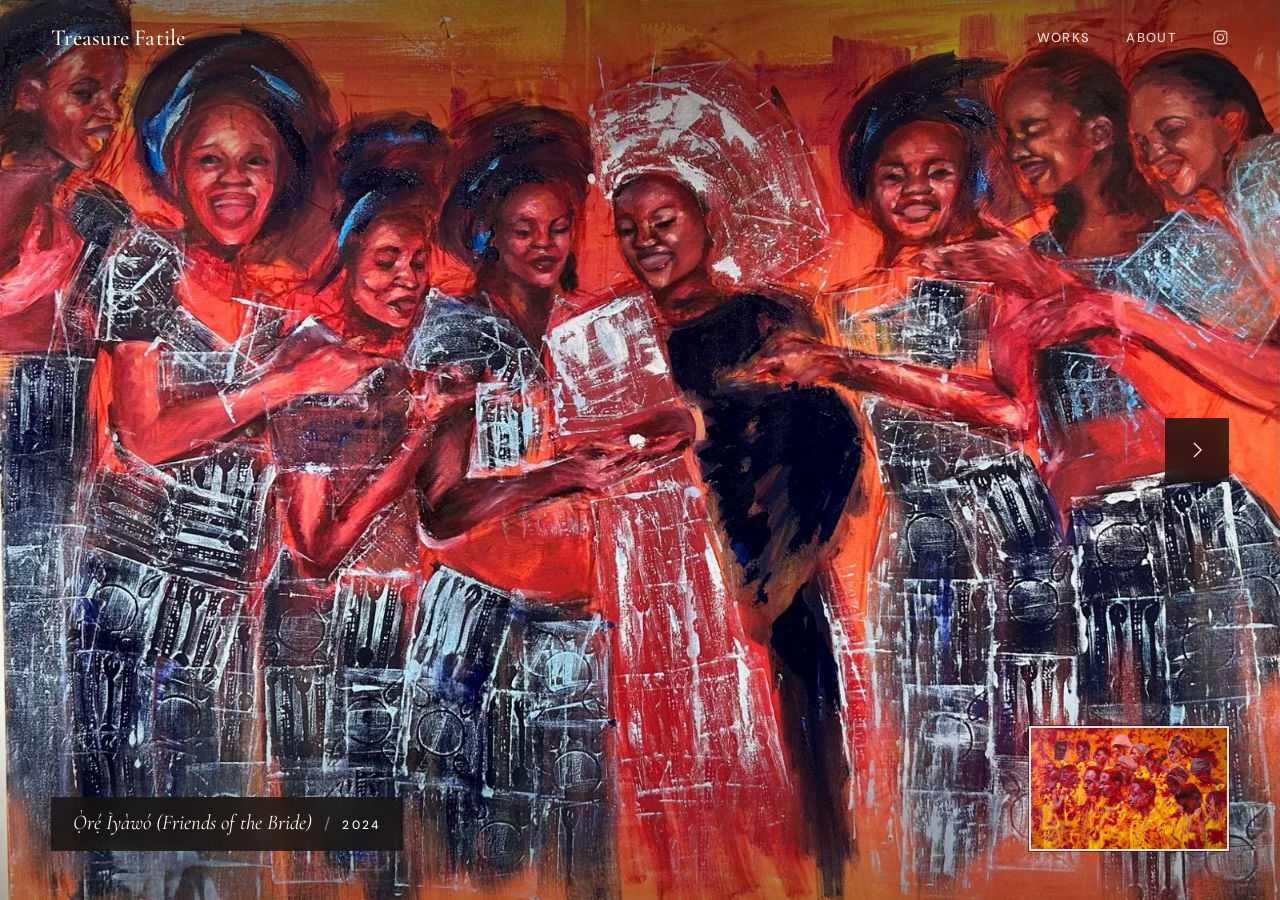
<file: index.html>
<!doctype html>
<html lang="en" class="is-landing">
  <head>
    <meta charset="utf-8" />
    <meta name="viewport" content="width=device-width, initial-scale=1, viewport-fit=cover" />
    <title>Treasure Fatile | Visual Artist</title>
    <meta name="description" content="Treasure Fatile is a visual artist based in Toronto working in painting, collage, printmaking and textile." />
    <meta name="theme-color" content="#f4efe7" />
    <meta property="og:type" content="website" />
    <meta property="og:title" content="Treasure Fatile | Visual Artist" />
    <meta property="og:description" content="Treasure Fatile is a visual artist based in Toronto working in painting, collage, printmaking and textile." />
    <meta property="og:image" content="https://treasurefatile.com/assets/img/og.jpg" />
    <meta name="twitter:card" content="summary_large_image" />
    <link rel="icon" href="assets/img/favicon.svg" type="image/svg+xml" />
    <link rel="preload" href="assets/fonts/cormorant-garamond-latin-300-normal.woff2" as="font" type="font/woff2" crossorigin />
    <link rel="preload" href="assets/fonts/dm-sans-latin-wght-normal.woff2" as="font" type="font/woff2" crossorigin />
    <link rel="stylesheet" href="assets/css/fonts.css?v=4" />
    <link rel="stylesheet" href="assets/css/style.css?v=4" />
    <script>document.documentElement.classList.add("js");</script>
    <script src="assets/js/data.js?v=4" defer></script>
    <script src="assets/js/images.js?v=4" defer></script>
    <script src="assets/js/main.js?v=4" defer></script>
  </head>
  <body data-page="home">
    <a class="skip" href="#main">Skip to content</a>
    <header class="site-header">
      <div class="wrap">
        <a class="wordmark" href="index.html">Treasure Fatile</a>
        <nav class="nav" aria-label="Main">
          <a href="works.html">Works</a>
          <a href="about.html">About</a>
          <a class="nav__ig" href="https://www.instagram.com/insidetreasureshead/" target="_blank" rel="noopener" aria-label="Instagram, @insidetreasureshead (opens in a new tab)">
            <svg viewBox="0 0 24 24" fill="none" stroke="currentColor" stroke-width="1.5" aria-hidden="true"><rect x="3" y="3" width="18" height="18" rx="5"/><circle cx="12" cy="12" r="4.2"/><circle cx="17.4" cy="6.6" r="1" fill="currentColor" stroke="none"/></svg>
          </a>
        </nav>
      </div>
    </header>

    <main id="main" class="landing">
      <h1 class="visually-hidden">Treasure Fatile, visual artist, Toronto</h1>
      <div class="landing__slides"></div>
      <a class="landing__label" href="works.html">
        <span class="landing__title">Works</span>
        <span class="landing__sep" aria-hidden="true">/</span>
        <span class="landing__year"></span>
      </a>
      <button class="landing__next" type="button" aria-label="Next work" hidden>
        <svg viewBox="0 0 24 24" fill="none" stroke="currentColor" stroke-width="1.4" aria-hidden="true"><path d="M9 5l7 7-7 7"/></svg>
      </button>
      <button class="landing__peek" type="button" hidden><img alt="" /></button>
      <noscript>
        <img class="landing__fallback" src="assets/img/art/ore-iyawo-1600.webp" alt="Ọ̀rẹ́ Ìyàwó (Friends of the Bride), 2024" />
      </noscript>
    </main>
  </body>
</html>
</file>
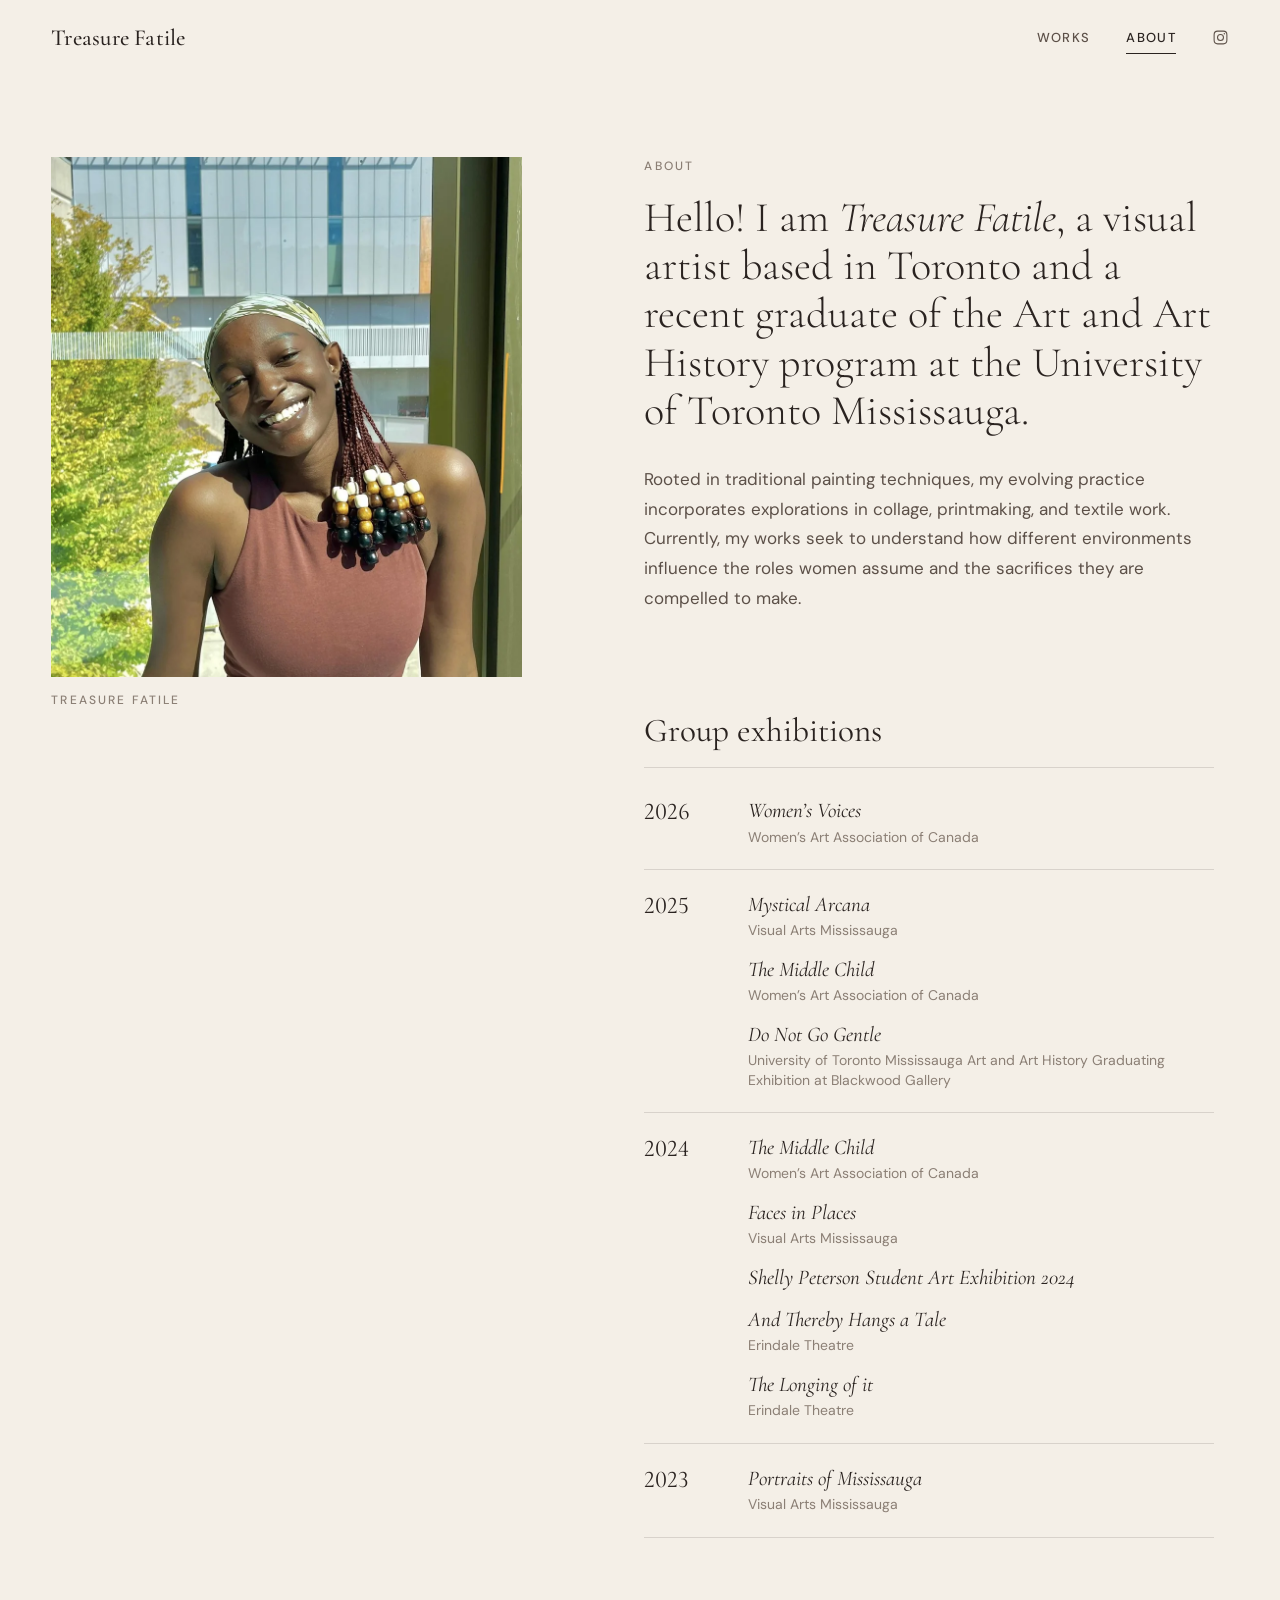
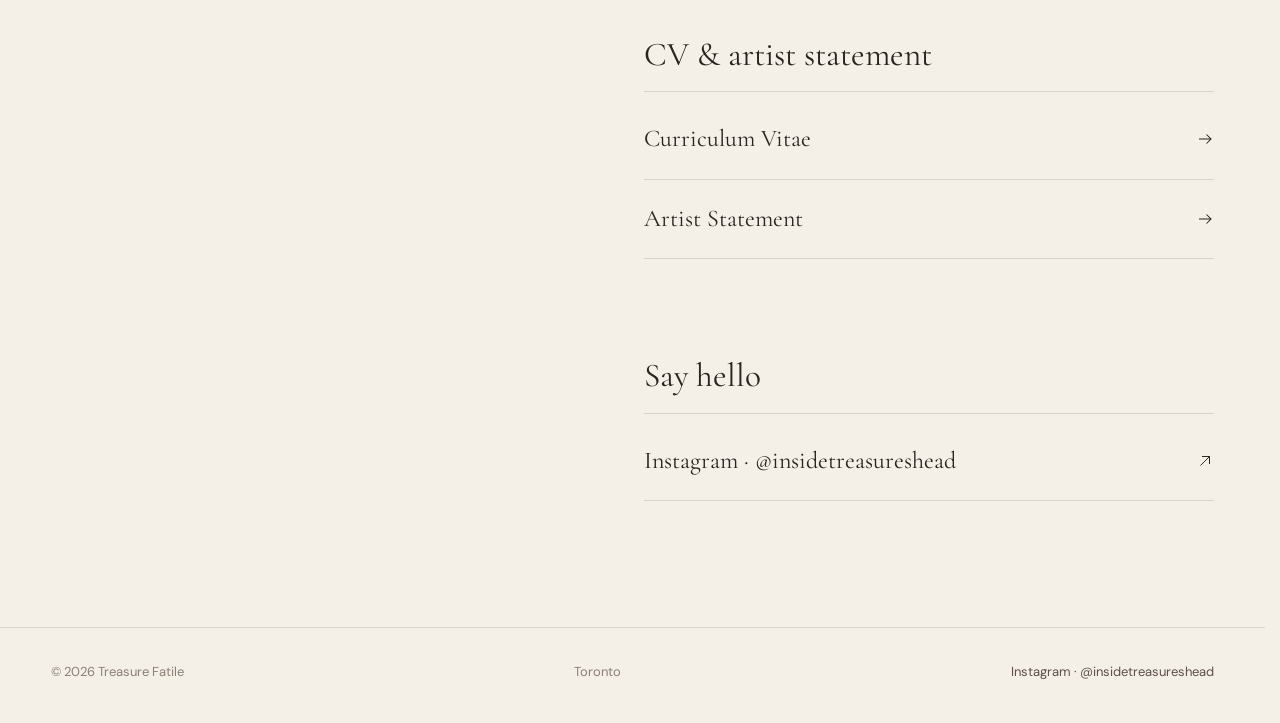
<file: about.html>
<!doctype html>
<html lang="en">
  <head>
    <meta charset="utf-8" />
    <meta name="viewport" content="width=device-width, initial-scale=1, viewport-fit=cover" />
    <title>About | Treasure Fatile</title>
    <meta name="description" content="Treasure Fatile is a visual artist based in Toronto and a graduate of the Art and Art History program at the University of Toronto Mississauga." />
    <meta name="theme-color" content="#f4efe7" />
    <meta property="og:type" content="website" />
    <meta property="og:title" content="About | Treasure Fatile" />
    <meta property="og:description" content="Treasure Fatile is a visual artist based in Toronto and a graduate of the Art and Art History program at the University of Toronto Mississauga." />
    <meta property="og:image" content="https://treasurefatile.com/assets/img/og.jpg" />
    <meta name="twitter:card" content="summary_large_image" />
    <link rel="icon" href="assets/img/favicon.svg" type="image/svg+xml" />
    <link rel="preload" href="assets/fonts/cormorant-garamond-latin-300-normal.woff2" as="font" type="font/woff2" crossorigin />
    <link rel="preload" href="assets/fonts/dm-sans-latin-wght-normal.woff2" as="font" type="font/woff2" crossorigin />
    <link rel="stylesheet" href="assets/css/fonts.css?v=4" />
    <link rel="stylesheet" href="assets/css/style.css?v=4" />
    <script>document.documentElement.classList.add("js");</script>
    <script src="assets/js/data.js?v=4" defer></script>
    <script src="assets/js/images.js?v=4" defer></script>
    <script src="assets/js/main.js?v=4" defer></script>
  </head>
  <body data-page="about">
    <a class="skip" href="#main">Skip to content</a>
    <header class="site-header">
      <div class="wrap">
        <a class="wordmark" href="index.html">Treasure Fatile</a>
        <nav class="nav" aria-label="Main">
          <a href="works.html">Works</a>
          <a href="about.html" aria-current="page">About</a>
          <a class="nav__ig" href="https://www.instagram.com/insidetreasureshead/" target="_blank" rel="noopener" aria-label="Instagram, @insidetreasureshead (opens in a new tab)">
            <svg viewBox="0 0 24 24" fill="none" stroke="currentColor" stroke-width="1.5" aria-hidden="true"><rect x="3" y="3" width="18" height="18" rx="5"/><circle cx="12" cy="12" r="4.2"/><circle cx="17.4" cy="6.6" r="1" fill="currentColor" stroke="none"/></svg>
          </a>
        </nav>
      </div>
    </header>

    <main id="main" class="about">
      <div class="wrap">
        <figure class="about__portrait" data-reveal>
          <div data-art="treasure-portrait" data-alt="Portrait of Treasure Fatile"></div>
          <figcaption class="eyebrow">Treasure Fatile</figcaption>
        </figure>

        <div class="about__body">
          <h1 class="eyebrow" data-reveal>About</h1>
          <p class="about__lead" data-reveal style="--d: 0.08s">
            Hello! I am <em>Treasure Fatile</em>, a visual artist based in Toronto and a recent
            graduate of the Art and Art History program at the University of Toronto Mississauga.
          </p>
          <p class="about__text" data-reveal style="--d: 0.16s">
            Rooted in traditional painting techniques, my evolving practice incorporates explorations in collage,
            printmaking, and textile work. Currently, my works seek to understand how different environments
            influence the roles women assume and the sacrifices they are compelled to make.
          </p>

          <section class="about-section" aria-labelledby="ex-title">
            <h2 id="ex-title" data-reveal>Group exhibitions</h2>
            <div class="ex-year" data-reveal>
              <h3>2026</h3>
              <ul>
                  <li>
                    <span class="ex-title">Women’s Voices</span>
                    <span class="ex-venue">Women’s Art Association of Canada</span>
                  </li>
              </ul>
            </div>
            <div class="ex-year" data-reveal>
              <h3>2025</h3>
              <ul>
                  <li>
                    <span class="ex-title">Mystical Arcana</span>
                    <span class="ex-venue">Visual Arts Mississauga</span>
                  </li>
                  <li>
                    <span class="ex-title">The Middle Child</span>
                    <span class="ex-venue">Women’s Art Association of Canada</span>
                  </li>
                  <li>
                    <span class="ex-title">Do Not Go Gentle</span>
                    <span class="ex-venue">University of Toronto Mississauga Art and Art History Graduating Exhibition at Blackwood Gallery</span>
                  </li>
              </ul>
            </div>
            <div class="ex-year" data-reveal>
              <h3>2024</h3>
              <ul>
                  <li>
                    <span class="ex-title">The Middle Child</span>
                    <span class="ex-venue">Women’s Art Association of Canada</span>
                  </li>
                  <li>
                    <span class="ex-title">Faces in Places</span>
                    <span class="ex-venue">Visual Arts Mississauga</span>
                  </li>
                  <li>
                    <span class="ex-title">Shelly Peterson Student Art Exhibition 2024</span>
                  </li>
                  <li>
                    <span class="ex-title">And Thereby Hangs a Tale</span>
                    <span class="ex-venue">Erindale Theatre</span>
                  </li>
                  <li>
                    <span class="ex-title">The Longing of it</span>
                    <span class="ex-venue">Erindale Theatre</span>
                  </li>
              </ul>
            </div>
            <div class="ex-year" data-reveal>
              <h3>2023</h3>
              <ul>
                  <li>
                    <span class="ex-title">Portraits of Mississauga</span>
                    <span class="ex-venue">Visual Arts Mississauga</span>
                  </li>
              </ul>
            </div>
          </section>

          <section class="about-section" aria-labelledby="docs-title">
            <h2 id="docs-title" data-reveal>CV &amp; artist statement</h2>
            <ul class="doc-links" data-reveal>
              <li>
                <a class="doc-link doc-link--internal" href="cv.html">Curriculum Vitae <svg class="arrow" viewBox="0 0 24 24" fill="none" stroke="currentColor" stroke-width="1.4" aria-hidden="true"><path d="M4 12h16M14 6l6 6-6 6"/></svg></a>
              </li>
              <li>
                <a class="doc-link doc-link--internal" href="statement.html">Artist Statement <svg class="arrow" viewBox="0 0 24 24" fill="none" stroke="currentColor" stroke-width="1.4" aria-hidden="true"><path d="M4 12h16M14 6l6 6-6 6"/></svg></a>
              </li>
            </ul>
          </section>

          <section class="about-section" aria-labelledby="hello-title">
            <h2 id="hello-title" data-reveal>Say hello</h2>
            <ul class="doc-links" data-reveal>
              <li>
                <a class="doc-link" href="https://www.instagram.com/insidetreasureshead/" target="_blank" rel="noopener">Instagram &middot; @insidetreasureshead <svg class="arrow" viewBox="0 0 24 24" fill="none" stroke="currentColor" stroke-width="1.3" aria-hidden="true"><path d="M6 18L18 6M8 6h10v10"/></svg></a>
              </li>
            </ul>
          </section>
        </div>
      </div>
    </main>

    <footer class="site-footer">
      <div class="wrap">
        <span>&copy; <span data-current-year>2026</span> Treasure Fatile</span>
        <span>Toronto</span>
        <a href="https://www.instagram.com/insidetreasureshead/" target="_blank" rel="noopener">Instagram &middot; @insidetreasureshead</a>
      </div>
    </footer>
  </body>
</html>
</file>
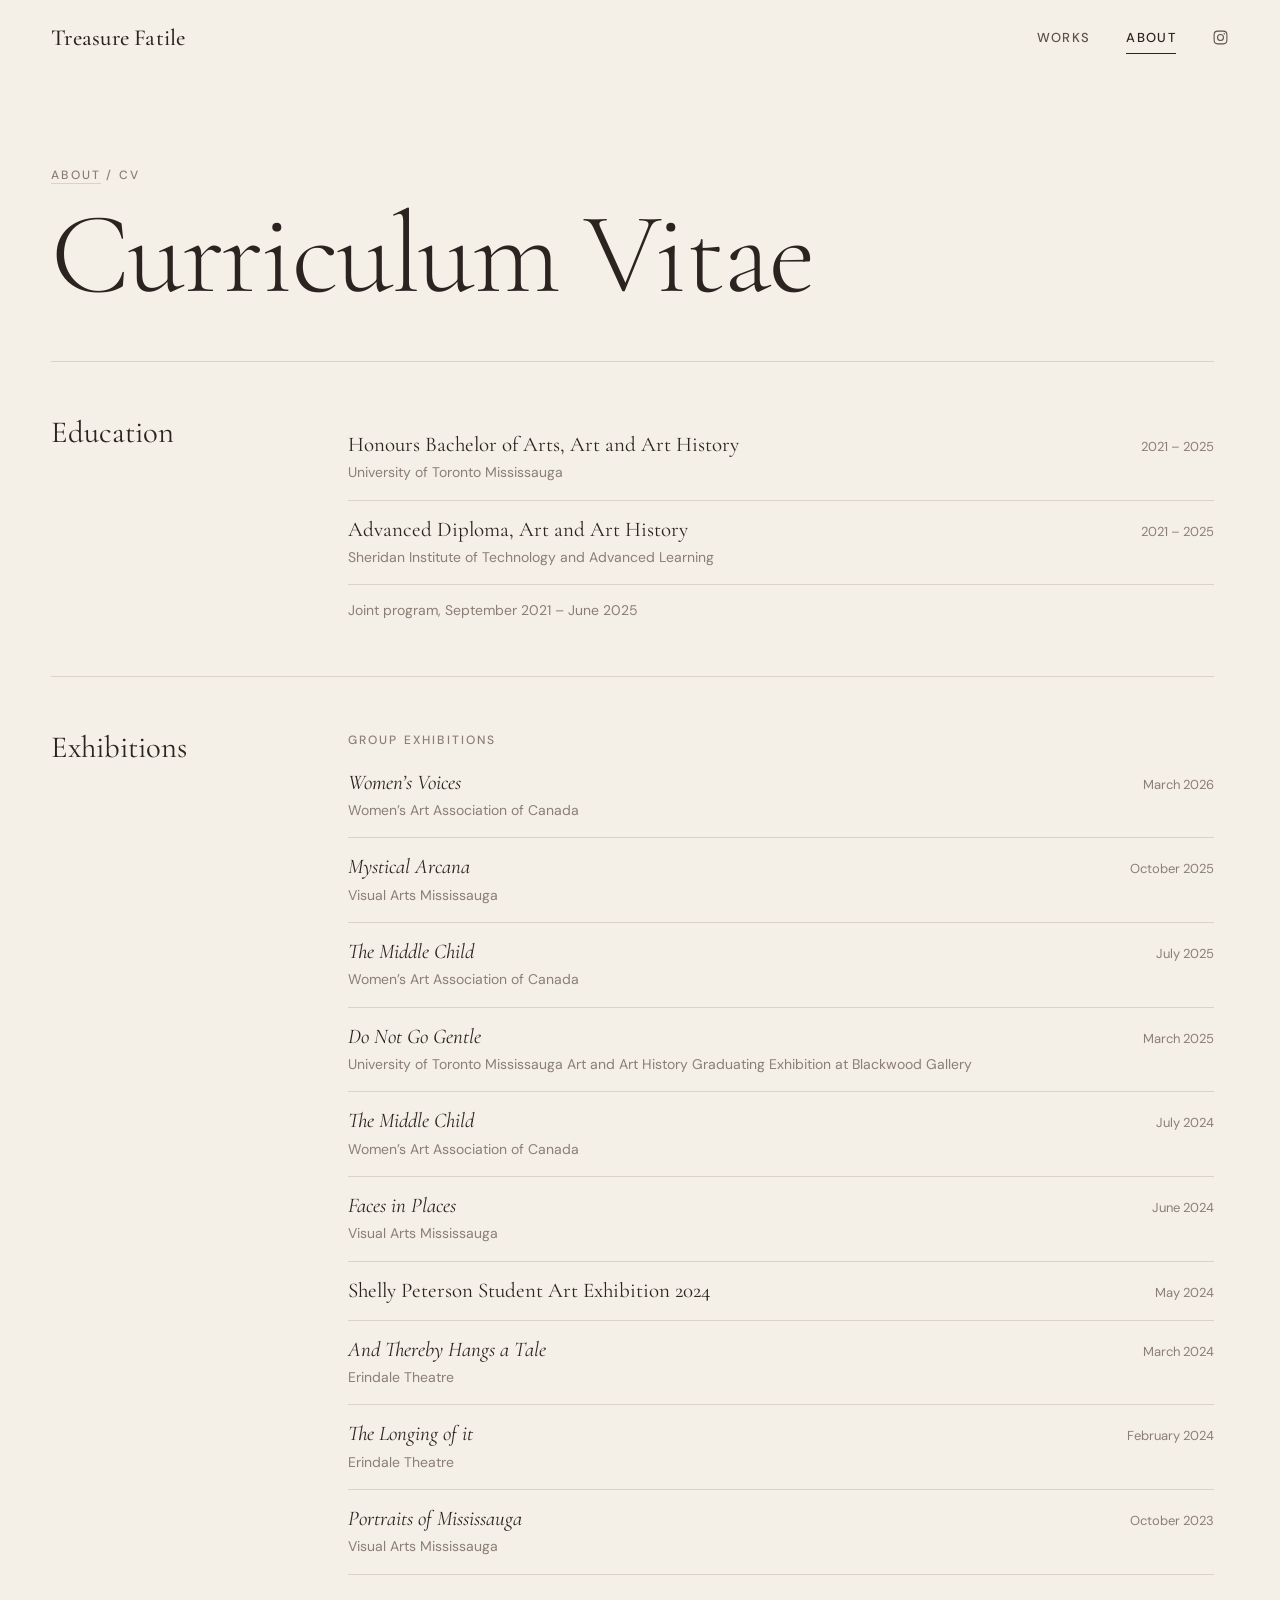
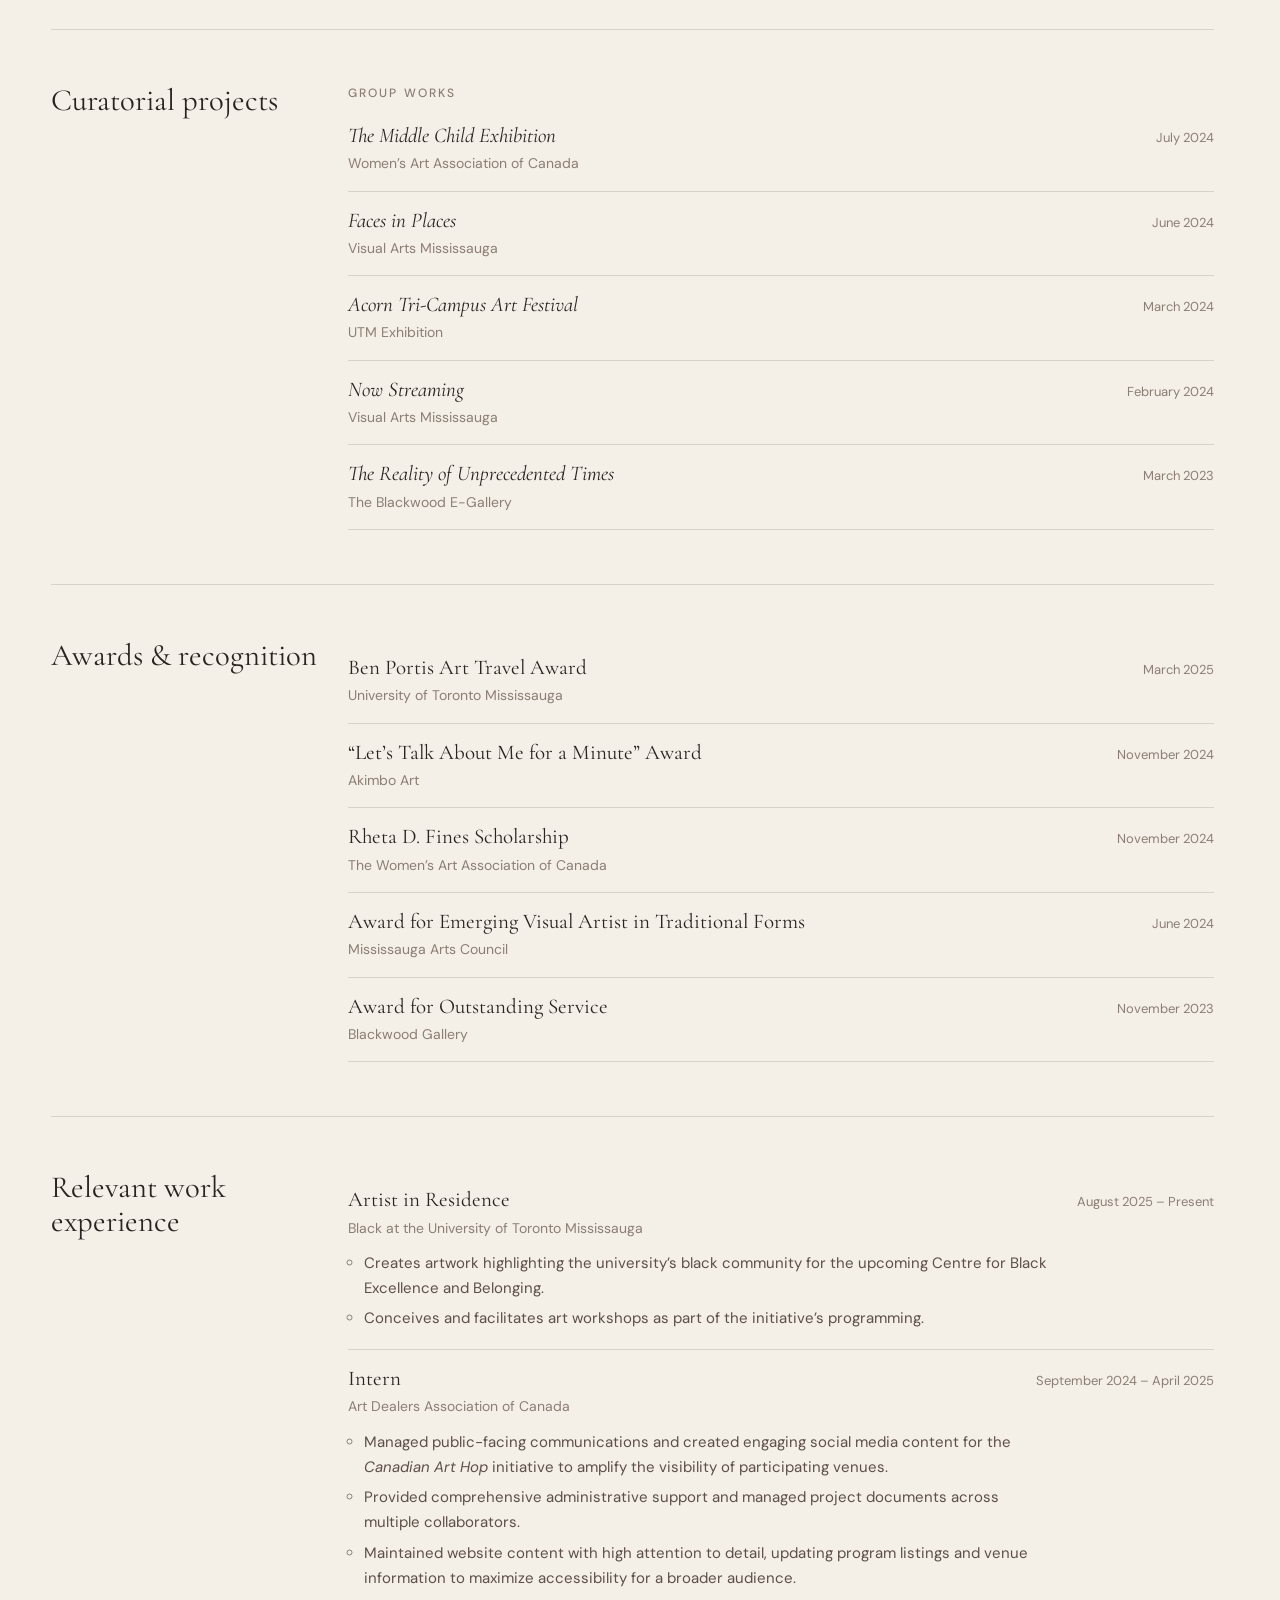
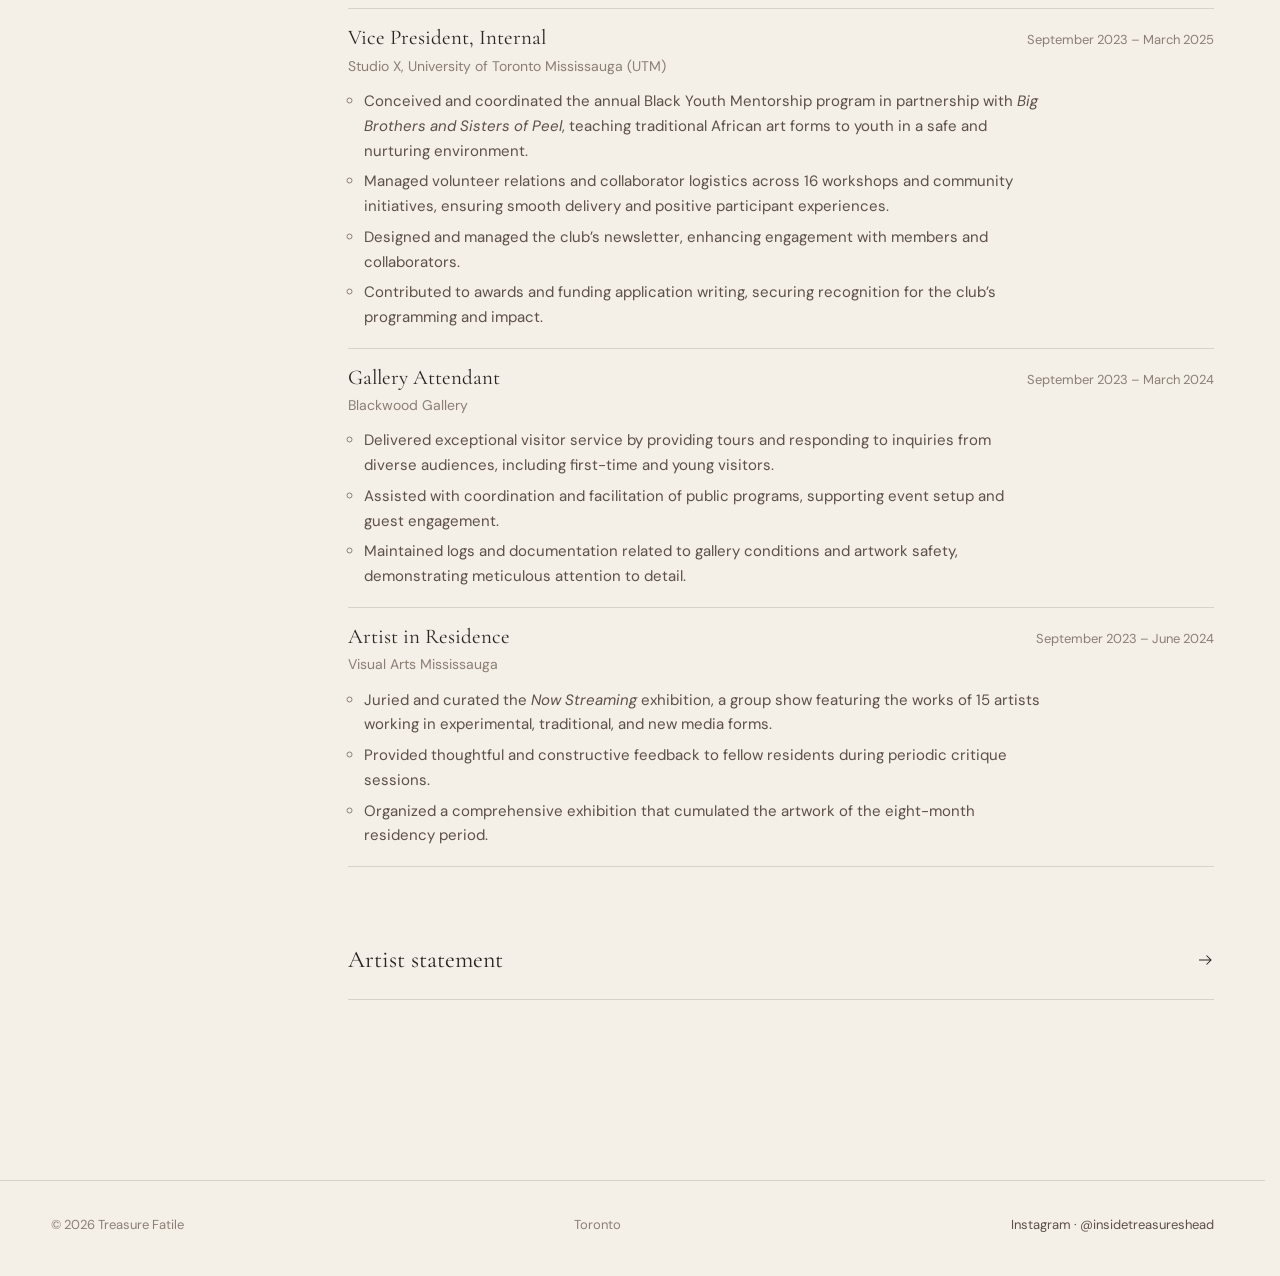
<file: cv.html>
<!doctype html>
<html lang="en">
  <head>
    <meta charset="utf-8" />
    <meta name="viewport" content="width=device-width, initial-scale=1, viewport-fit=cover" />
    <title>CV | Treasure Fatile</title>
    <meta name="description" content="Curriculum vitae of Treasure Fatile, visual artist based in Toronto: education, exhibitions, curatorial projects, awards and experience." />
    <meta name="theme-color" content="#f4efe7" />
    <meta property="og:type" content="website" />
    <meta property="og:title" content="CV | Treasure Fatile" />
    <meta property="og:description" content="Curriculum vitae of Treasure Fatile, visual artist based in Toronto: education, exhibitions, curatorial projects, awards and experience." />
    <meta property="og:image" content="https://treasurefatile.com/assets/img/og.jpg" />
    <meta name="twitter:card" content="summary_large_image" />
    <link rel="icon" href="assets/img/favicon.svg" type="image/svg+xml" />
    <link rel="preload" href="assets/fonts/cormorant-garamond-latin-300-normal.woff2" as="font" type="font/woff2" crossorigin />
    <link rel="preload" href="assets/fonts/dm-sans-latin-wght-normal.woff2" as="font" type="font/woff2" crossorigin />
    <link rel="stylesheet" href="assets/css/fonts.css?v=4" />
    <link rel="stylesheet" href="assets/css/style.css?v=4" />
    <script>document.documentElement.classList.add("js");</script>
    <script src="assets/js/data.js?v=4" defer></script>
    <script src="assets/js/images.js?v=4" defer></script>
    <script src="assets/js/main.js?v=4" defer></script>
  </head>
  <body data-page="cv">
    <a class="skip" href="#main">Skip to content</a>
    <header class="site-header">
      <div class="wrap">
        <a class="wordmark" href="index.html">Treasure Fatile</a>
        <nav class="nav" aria-label="Main">
          <a href="works.html">Works</a>
          <a href="about.html" aria-current="true">About</a>
          <a class="nav__ig" href="https://www.instagram.com/insidetreasureshead/" target="_blank" rel="noopener" aria-label="Instagram, @insidetreasureshead (opens in a new tab)">
            <svg viewBox="0 0 24 24" fill="none" stroke="currentColor" stroke-width="1.5" aria-hidden="true"><rect x="3" y="3" width="18" height="18" rx="5"/><circle cx="12" cy="12" r="4.2"/><circle cx="17.4" cy="6.6" r="1" fill="currentColor" stroke="none"/></svg>
          </a>
        </nav>
      </div>
    </header>


    <main id="main" class="cv">
      <header class="page-head wrap">
        <p class="eyebrow crumb" data-reveal><a href="about.html">About</a> <span aria-hidden="true">/</span> CV</p>
        <h1 class="page-title" data-reveal style="--d: 0.08s">Curriculum Vitae</h1>
      </header>

      <div class="wrap cv__body">
        <section class="cv-section" aria-labelledby="cv-education" data-reveal>
          <h2 id="cv-education">Education</h2>
          <div class="cv-content">
              <ul class="cv-list">
                <li class="cv-row">
                  <div>
                    <span class="cv-title cv-title--plain">Honours Bachelor of Arts, Art and Art History</span>
                    <span class="cv-where">University of Toronto Mississauga</span>
                  </div>
                  <span class="cv-date">2021 – 2025</span>
                </li>
                <li class="cv-row">
                  <div>
                    <span class="cv-title cv-title--plain">Advanced Diploma, Art and Art History</span>
                    <span class="cv-where">Sheridan Institute of Technology and Advanced Learning</span>
                  </div>
                  <span class="cv-date">2021 – 2025</span>
                </li>
              </ul>
              <p class="cv-note">Joint program, September 2021 – June 2025</p>
          </div>
        </section>
        <section class="cv-section" aria-labelledby="cv-exhibitions" data-reveal>
          <h2 id="cv-exhibitions">Exhibitions</h2>
          <div class="cv-content">
              <h3 class="eyebrow cv-sub">Group exhibitions</h3>
              <ul class="cv-list">
                <li class="cv-row">
                  <div>
                    <span class="cv-title">Women’s Voices</span>
                    <span class="cv-where">Women’s Art Association of Canada</span>
                  </div>
                  <span class="cv-date">March 2026</span>
                </li>
                <li class="cv-row">
                  <div>
                    <span class="cv-title">Mystical Arcana</span>
                    <span class="cv-where">Visual Arts Mississauga</span>
                  </div>
                  <span class="cv-date">October 2025</span>
                </li>
                <li class="cv-row">
                  <div>
                    <span class="cv-title">The Middle Child</span>
                    <span class="cv-where">Women’s Art Association of Canada</span>
                  </div>
                  <span class="cv-date">July 2025</span>
                </li>
                <li class="cv-row">
                  <div>
                    <span class="cv-title">Do Not Go Gentle</span>
                    <span class="cv-where">University of Toronto Mississauga Art and Art History Graduating Exhibition at Blackwood Gallery</span>
                  </div>
                  <span class="cv-date">March 2025</span>
                </li>
                <li class="cv-row">
                  <div>
                    <span class="cv-title">The Middle Child</span>
                    <span class="cv-where">Women’s Art Association of Canada</span>
                  </div>
                  <span class="cv-date">July 2024</span>
                </li>
                <li class="cv-row">
                  <div>
                    <span class="cv-title">Faces in Places</span>
                    <span class="cv-where">Visual Arts Mississauga</span>
                  </div>
                  <span class="cv-date">June 2024</span>
                </li>
                <li class="cv-row">
                  <div>
                    <span class="cv-title cv-title--plain">Shelly Peterson Student Art Exhibition 2024</span>
                  </div>
                  <span class="cv-date">May 2024</span>
                </li>
                <li class="cv-row">
                  <div>
                    <span class="cv-title">And Thereby Hangs a Tale</span>
                    <span class="cv-where">Erindale Theatre</span>
                  </div>
                  <span class="cv-date">March 2024</span>
                </li>
                <li class="cv-row">
                  <div>
                    <span class="cv-title">The Longing of it</span>
                    <span class="cv-where">Erindale Theatre</span>
                  </div>
                  <span class="cv-date">February 2024</span>
                </li>
                <li class="cv-row">
                  <div>
                    <span class="cv-title">Portraits of Mississauga</span>
                    <span class="cv-where">Visual Arts Mississauga</span>
                  </div>
                  <span class="cv-date">October 2023</span>
                </li>
              </ul>
          </div>
        </section>
        <section class="cv-section" aria-labelledby="cv-curatorial" data-reveal>
          <h2 id="cv-curatorial">Curatorial projects</h2>
          <div class="cv-content">
              <h3 class="eyebrow cv-sub">Group works</h3>
              <ul class="cv-list">
                <li class="cv-row">
                  <div>
                    <span class="cv-title">The Middle Child Exhibition</span>
                    <span class="cv-where">Women’s Art Association of Canada</span>
                  </div>
                  <span class="cv-date">July 2024</span>
                </li>
                <li class="cv-row">
                  <div>
                    <span class="cv-title">Faces in Places</span>
                    <span class="cv-where">Visual Arts Mississauga</span>
                  </div>
                  <span class="cv-date">June 2024</span>
                </li>
                <li class="cv-row">
                  <div>
                    <span class="cv-title">Acorn Tri-Campus Art Festival</span>
                    <span class="cv-where">UTM Exhibition</span>
                  </div>
                  <span class="cv-date">March 2024</span>
                </li>
                <li class="cv-row">
                  <div>
                    <span class="cv-title">Now Streaming</span>
                    <span class="cv-where">Visual Arts Mississauga</span>
                  </div>
                  <span class="cv-date">February 2024</span>
                </li>
                <li class="cv-row">
                  <div>
                    <span class="cv-title">The Reality of Unprecedented Times</span>
                    <span class="cv-where">The Blackwood E-Gallery</span>
                  </div>
                  <span class="cv-date">March 2023</span>
                </li>
              </ul>
          </div>
        </section>
        <section class="cv-section" aria-labelledby="cv-awards" data-reveal>
          <h2 id="cv-awards">Awards &amp; recognition</h2>
          <div class="cv-content">
              <ul class="cv-list">
                <li class="cv-row">
                  <div>
                    <span class="cv-title cv-title--plain">Ben Portis Art Travel Award</span>
                    <span class="cv-where">University of Toronto Mississauga</span>
                  </div>
                  <span class="cv-date">March 2025</span>
                </li>
                <li class="cv-row">
                  <div>
                    <span class="cv-title cv-title--plain">“Let’s Talk About Me for a Minute” Award</span>
                    <span class="cv-where">Akimbo Art</span>
                  </div>
                  <span class="cv-date">November 2024</span>
                </li>
                <li class="cv-row">
                  <div>
                    <span class="cv-title cv-title--plain">Rheta D. Fines Scholarship</span>
                    <span class="cv-where">The Women’s Art Association of Canada</span>
                  </div>
                  <span class="cv-date">November 2024</span>
                </li>
                <li class="cv-row">
                  <div>
                    <span class="cv-title cv-title--plain">Award for Emerging Visual Artist in Traditional Forms</span>
                    <span class="cv-where">Mississauga Arts Council</span>
                  </div>
                  <span class="cv-date">June 2024</span>
                </li>
                <li class="cv-row">
                  <div>
                    <span class="cv-title cv-title--plain">Award for Outstanding Service</span>
                    <span class="cv-where">Blackwood Gallery</span>
                  </div>
                  <span class="cv-date">November 2023</span>
                </li>
              </ul>
          </div>
        </section>
        <section class="cv-section" aria-labelledby="cv-experience" data-reveal>
          <h2 id="cv-experience">Relevant work experience</h2>
          <div class="cv-content">
              <ul class="cv-list">
                <li class="cv-row">
                  <div>
                    <span class="cv-title cv-title--plain">Artist in Residence</span>
                    <span class="cv-where">Black at the University of Toronto Mississauga</span>
                  </div>
                  <span class="cv-date">August 2025 – Present</span>
                  <ul class="cv-points">
                    <li>Creates artwork highlighting the university’s black community for the upcoming Centre for Black Excellence and Belonging.</li>
                    <li>Conceives and facilitates art workshops as part of the initiative’s programming.</li>
                  </ul>
                </li>
                <li class="cv-row">
                  <div>
                    <span class="cv-title cv-title--plain">Intern</span>
                    <span class="cv-where">Art Dealers Association of Canada</span>
                  </div>
                  <span class="cv-date">September 2024 – April 2025</span>
                  <ul class="cv-points">
                    <li>Managed public-facing communications and created engaging social media content for the <em>Canadian Art Hop</em> initiative to amplify the visibility of participating venues.</li>
                    <li>Provided comprehensive administrative support and managed project documents across multiple collaborators.</li>
                    <li>Maintained website content with high attention to detail, updating program listings and venue information to maximize accessibility for a broader audience.</li>
                  </ul>
                </li>
                <li class="cv-row">
                  <div>
                    <span class="cv-title cv-title--plain">Vice President, Internal</span>
                    <span class="cv-where">Studio X, University of Toronto Mississauga (UTM)</span>
                  </div>
                  <span class="cv-date">September 2023 – March 2025</span>
                  <ul class="cv-points">
                    <li>Conceived and coordinated the annual Black Youth Mentorship program in partnership with <em>Big Brothers and Sisters of Peel</em>, teaching traditional African art forms to youth in a safe and nurturing environment.</li>
                    <li>Managed volunteer relations and collaborator logistics across 16 workshops and community initiatives, ensuring smooth delivery and positive participant experiences.</li>
                    <li>Designed and managed the club’s newsletter, enhancing engagement with members and collaborators.</li>
                    <li>Contributed to awards and funding application writing, securing recognition for the club’s programming and impact.</li>
                  </ul>
                </li>
                <li class="cv-row">
                  <div>
                    <span class="cv-title cv-title--plain">Gallery Attendant</span>
                    <span class="cv-where">Blackwood Gallery</span>
                  </div>
                  <span class="cv-date">September 2023 – March 2024</span>
                  <ul class="cv-points">
                    <li>Delivered exceptional visitor service by providing tours and responding to inquiries from diverse audiences, including first-time and young visitors.</li>
                    <li>Assisted with coordination and facilitation of public programs, supporting event setup and guest engagement.</li>
                    <li>Maintained logs and documentation related to gallery conditions and artwork safety, demonstrating meticulous attention to detail.</li>
                  </ul>
                </li>
                <li class="cv-row">
                  <div>
                    <span class="cv-title cv-title--plain">Artist in Residence</span>
                    <span class="cv-where">Visual Arts Mississauga</span>
                  </div>
                  <span class="cv-date">September 2023 – June 2024</span>
                  <ul class="cv-points">
                    <li>Juried and curated the <em>Now Streaming</em> exhibition, a group show featuring the works of 15 artists working in experimental, traditional, and new media forms.</li>
                    <li>Provided thoughtful and constructive feedback to fellow residents during periodic critique sessions.</li>
                    <li>Organized a comprehensive exhibition that cumulated the artwork of the eight-month residency period.</li>
                  </ul>
                </li>
              </ul>
          </div>
        </section>

        <nav class="cv-section cv-next" aria-label="More about Treasure" data-reveal>
          <ul class="doc-links">
            <li><a class="doc-link doc-link--internal" href="statement.html">Artist statement <svg class="arrow" viewBox="0 0 24 24" fill="none" stroke="currentColor" stroke-width="1.4" aria-hidden="true"><path d="M4 12h16M14 6l6 6-6 6"/></svg></a></li>
          </ul>
        </nav>
      </div>
    </main>

    <footer class="site-footer">
      <div class="wrap">
        <span>&copy; <span data-current-year>2026</span> Treasure Fatile</span>
        <span>Toronto</span>
        <a href="https://www.instagram.com/insidetreasureshead/" target="_blank" rel="noopener">Instagram &middot; @insidetreasureshead</a>
      </div>
    </footer>
  </body>
</html>
</file>
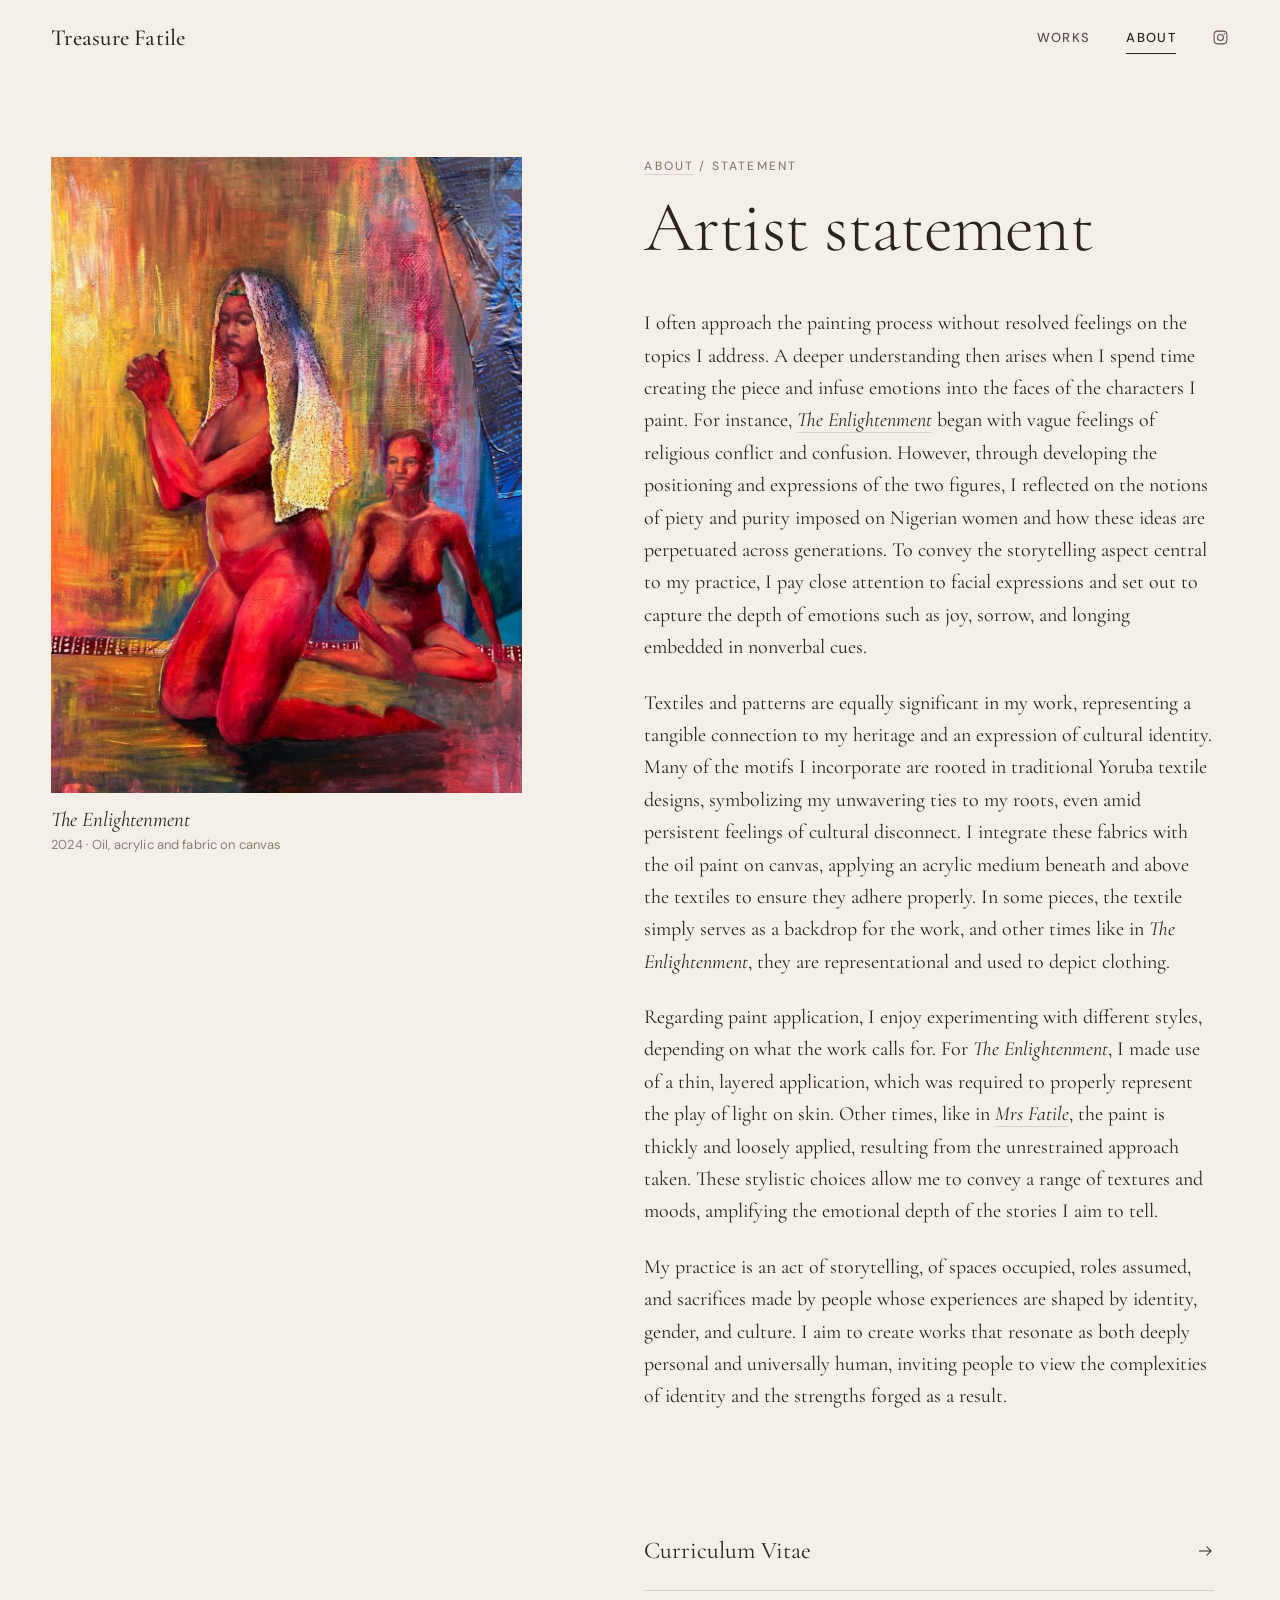
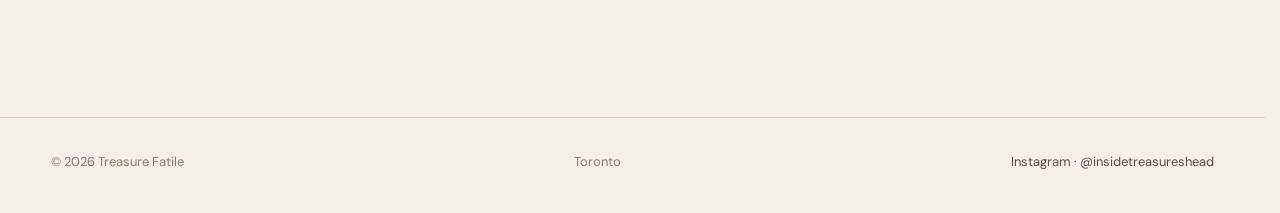
<file: statement.html>
<!doctype html>
<html lang="en">
  <head>
    <meta charset="utf-8" />
    <meta name="viewport" content="width=device-width, initial-scale=1, viewport-fit=cover" />
    <title>Artist Statement | Treasure Fatile</title>
    <meta name="description" content="Artist statement by Treasure Fatile on storytelling, Yoruba textiles and the roles assumed by Nigerian women in her paintings." />
    <meta name="theme-color" content="#f4efe7" />
    <meta property="og:type" content="website" />
    <meta property="og:title" content="Artist Statement | Treasure Fatile" />
    <meta property="og:description" content="Artist statement by Treasure Fatile on storytelling, Yoruba textiles and the roles assumed by Nigerian women in her paintings." />
    <meta property="og:image" content="https://treasurefatile.com/assets/img/og.jpg" />
    <meta name="twitter:card" content="summary_large_image" />
    <link rel="icon" href="assets/img/favicon.svg" type="image/svg+xml" />
    <link rel="preload" href="assets/fonts/cormorant-garamond-latin-300-normal.woff2" as="font" type="font/woff2" crossorigin />
    <link rel="preload" href="assets/fonts/dm-sans-latin-wght-normal.woff2" as="font" type="font/woff2" crossorigin />
    <link rel="stylesheet" href="assets/css/fonts.css?v=4" />
    <link rel="stylesheet" href="assets/css/style.css?v=4" />
    <script>document.documentElement.classList.add("js");</script>
    <script src="assets/js/data.js?v=4" defer></script>
    <script src="assets/js/images.js?v=4" defer></script>
    <script src="assets/js/main.js?v=4" defer></script>
  </head>
  <body data-page="statement">
    <a class="skip" href="#main">Skip to content</a>
    <header class="site-header">
      <div class="wrap">
        <a class="wordmark" href="index.html">Treasure Fatile</a>
        <nav class="nav" aria-label="Main">
          <a href="works.html">Works</a>
          <a href="about.html" aria-current="true">About</a>
          <a class="nav__ig" href="https://www.instagram.com/insidetreasureshead/" target="_blank" rel="noopener" aria-label="Instagram, @insidetreasureshead (opens in a new tab)">
            <svg viewBox="0 0 24 24" fill="none" stroke="currentColor" stroke-width="1.5" aria-hidden="true"><rect x="3" y="3" width="18" height="18" rx="5"/><circle cx="12" cy="12" r="4.2"/><circle cx="17.4" cy="6.6" r="1" fill="currentColor" stroke="none"/></svg>
          </a>
        </nav>
      </div>
    </header>


    <main id="main" class="about">
      <div class="wrap">
        <figure class="about__portrait" data-reveal>
          <a class="art-link" href="works.html#the-enlightenment" aria-label="View The Enlightenment, 2024">
            <div data-art="the-enlightenment" data-alt="The Enlightenment, 2024. Oil, acrylic and fabric on canvas."></div>
          </a>
          <figcaption class="caption">
            <p class="caption__title">The Enlightenment</p>
            <p class="caption__meta">2024 · Oil, acrylic and fabric on canvas</p>
          </figcaption>
        </figure>

        <div class="about__body">
          <p class="eyebrow crumb" data-reveal><a href="about.html">About</a> <span aria-hidden="true">/</span> Statement</p>
          <h1 class="about__title" data-reveal style="--d: 0.08s">Artist statement</h1>
          <div class="prose" data-reveal style="--d: 0.16s">
            <p>
              I often approach the painting process without resolved feelings on the topics I address. A deeper understanding then arises when I spend time creating the piece and infuse emotions into the faces of the characters I paint. For instance, <a href="works.html#the-enlightenment"><em>The Enlightenment</em></a> began with vague feelings of religious conflict and confusion. However, through developing the positioning and expressions of the two figures, I reflected on the notions of piety and purity imposed on Nigerian women and how these ideas are perpetuated across generations. To convey the storytelling aspect central to my practice, I pay close attention to facial expressions and set out to capture the depth of emotions such as joy, sorrow, and longing embedded in nonverbal cues.
            </p>
            <p>
              Textiles and patterns are equally significant in my work, representing a tangible connection to my heritage and an expression of cultural identity. Many of the motifs I incorporate are rooted in traditional Yoruba textile designs, symbolizing my unwavering ties to my roots, even amid persistent feelings of cultural disconnect. I integrate these fabrics with the oil paint on canvas, applying an acrylic medium beneath and above the textiles to ensure they adhere properly. In some pieces, the textile simply serves as a backdrop for the work, and other times like in <em>The Enlightenment</em>, they are representational and used to depict clothing.
            </p>
            <p>
              Regarding paint application, I enjoy experimenting with different styles, depending on what the work calls for. For <em>The Enlightenment</em>, I made use of a thin, layered application, which was required to properly represent the play of light on skin. Other times, like in <a href="works.html#mrs-fatile"><em>Mrs Fatile</em></a>, the paint is thickly and loosely applied, resulting from the unrestrained approach taken. These stylistic choices allow me to convey a range of textures and moods, amplifying the emotional depth of the stories I aim to tell.
            </p>
            <p>
              My practice is an act of storytelling, of spaces occupied, roles assumed, and sacrifices made by people whose experiences are shaped by identity, gender, and culture. I aim to create works that resonate as both deeply personal and universally human, inviting people to view the complexities of identity and the strengths forged as a result.
            </p>
          </div>

          <nav class="about-section" aria-label="More about Treasure" data-reveal>
            <ul class="doc-links">
              <li><a class="doc-link doc-link--internal" href="cv.html">Curriculum Vitae <svg class="arrow" viewBox="0 0 24 24" fill="none" stroke="currentColor" stroke-width="1.4" aria-hidden="true"><path d="M4 12h16M14 6l6 6-6 6"/></svg></a></li>
            </ul>
          </nav>
        </div>
      </div>
    </main>

    <footer class="site-footer">
      <div class="wrap">
        <span>&copy; <span data-current-year>2026</span> Treasure Fatile</span>
        <span>Toronto</span>
        <a href="https://www.instagram.com/insidetreasureshead/" target="_blank" rel="noopener">Instagram &middot; @insidetreasureshead</a>
      </div>
    </footer>
  </body>
</html>
</file>
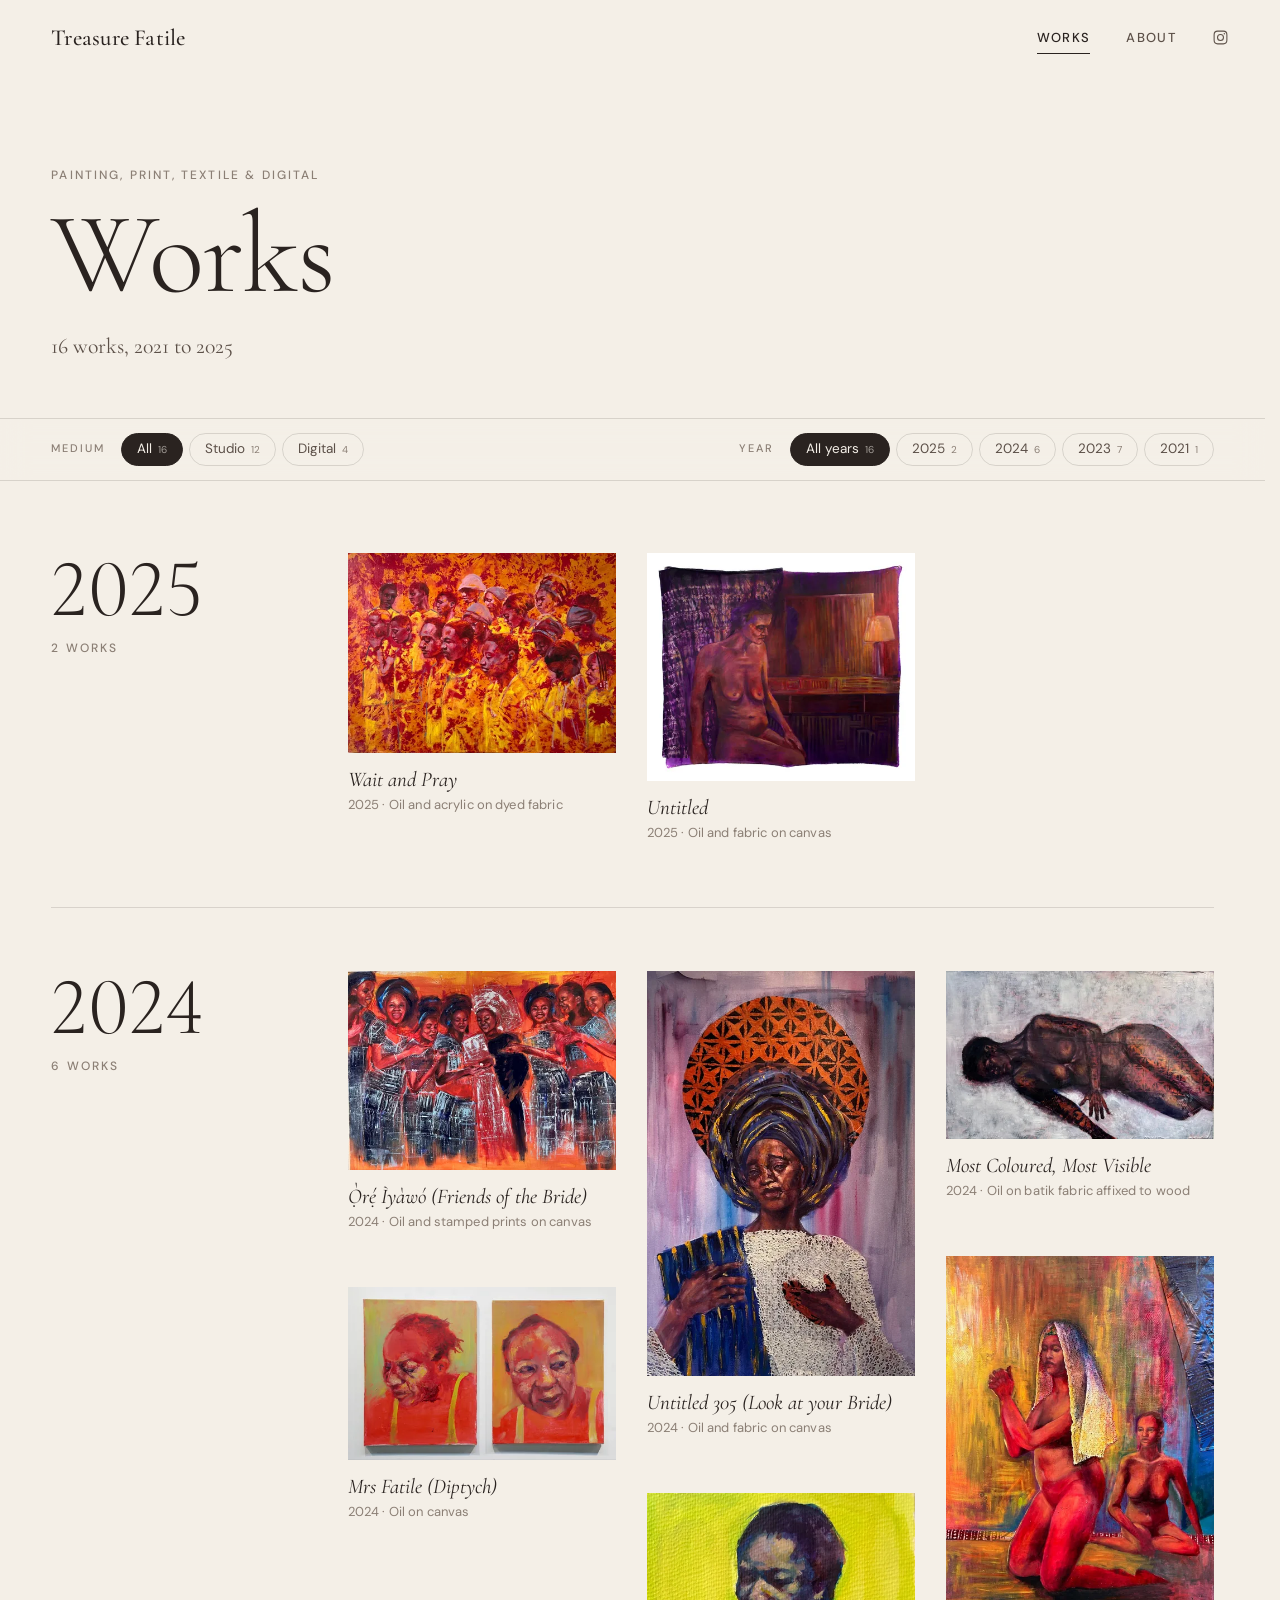
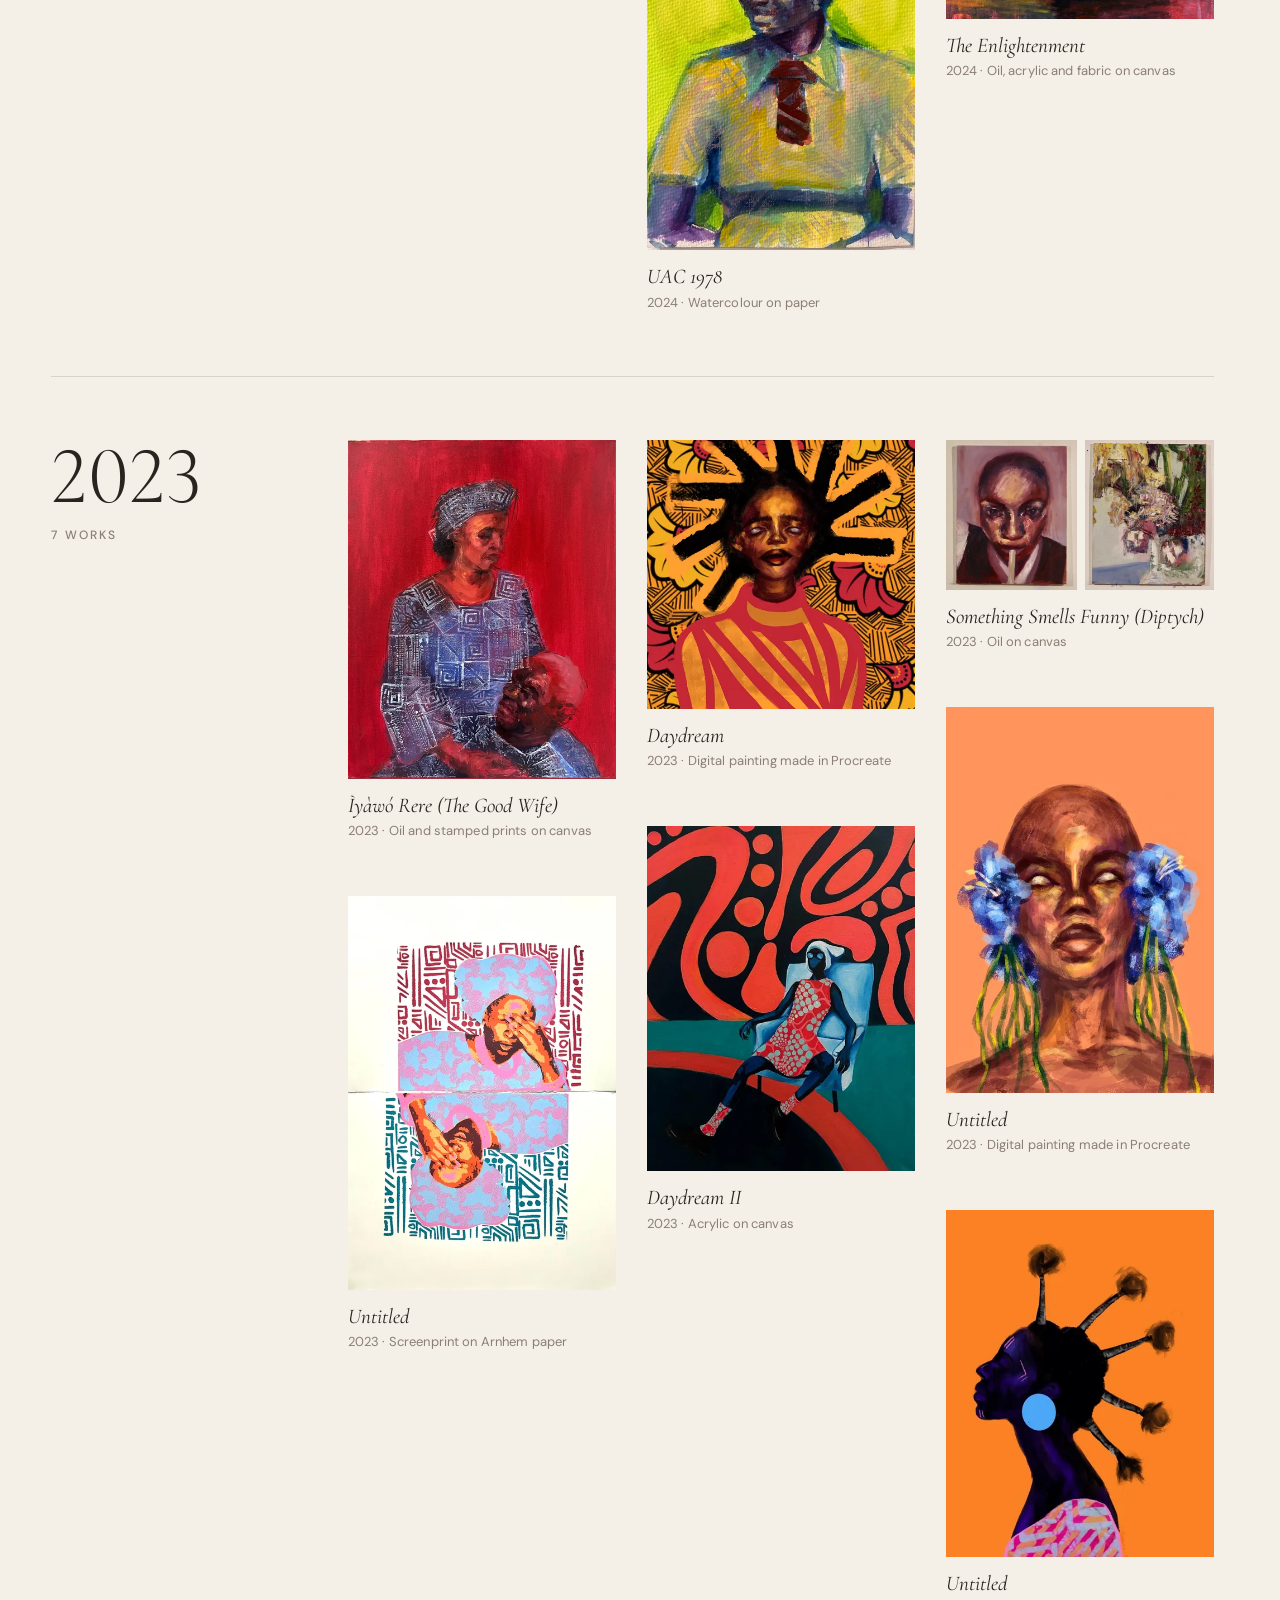
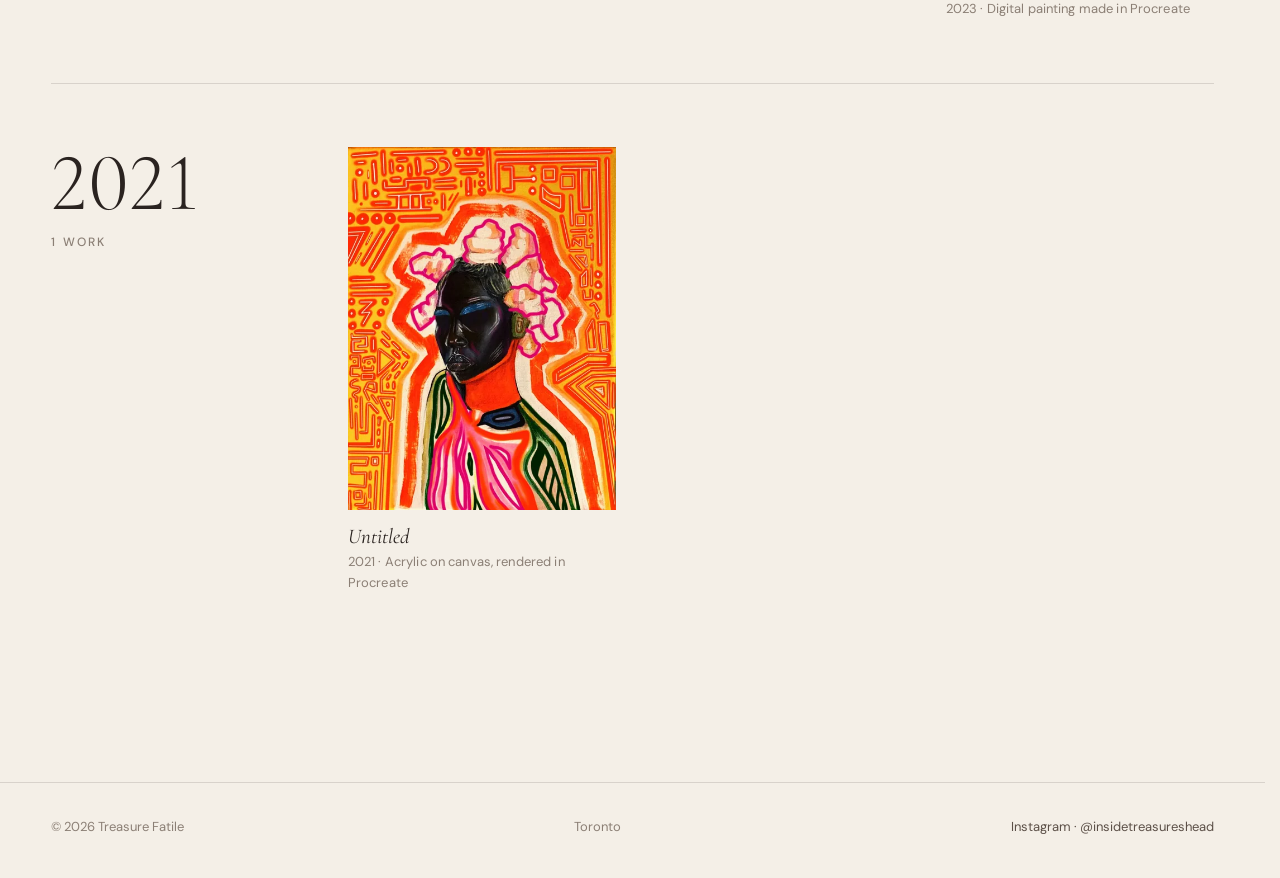
<file: works.html>
<!doctype html>
<html lang="en">
  <head>
    <meta charset="utf-8" />
    <meta name="viewport" content="width=device-width, initial-scale=1, viewport-fit=cover" />
    <title>Works | Treasure Fatile</title>
    <meta name="description" content="Paintings, prints and digital works by Treasure Fatile, grouped by year and medium." />
    <meta name="theme-color" content="#f4efe7" />
    <meta property="og:type" content="website" />
    <meta property="og:title" content="Works | Treasure Fatile" />
    <meta property="og:description" content="Paintings, prints and digital works by Treasure Fatile, grouped by year and medium." />
    <meta property="og:image" content="https://treasurefatile.com/assets/img/og.jpg" />
    <meta name="twitter:card" content="summary_large_image" />
    <link rel="icon" href="assets/img/favicon.svg" type="image/svg+xml" />
    <link rel="preload" href="assets/fonts/cormorant-garamond-latin-300-normal.woff2" as="font" type="font/woff2" crossorigin />
    <link rel="preload" href="assets/fonts/dm-sans-latin-wght-normal.woff2" as="font" type="font/woff2" crossorigin />
    <link rel="stylesheet" href="assets/css/fonts.css?v=4" />
    <link rel="stylesheet" href="assets/css/style.css?v=4" />
    <script>document.documentElement.classList.add("js");</script>
    <script src="assets/js/data.js?v=4" defer></script>
    <script src="assets/js/images.js?v=4" defer></script>
    <script src="assets/js/main.js?v=4" defer></script>
  </head>
  <body data-page="works">
    <a class="skip" href="#main">Skip to content</a>
    <header class="site-header">
      <div class="wrap">
        <a class="wordmark" href="index.html">Treasure Fatile</a>
        <nav class="nav" aria-label="Main">
          <a href="works.html" aria-current="page">Works</a>
          <a href="about.html">About</a>
          <a class="nav__ig" href="https://www.instagram.com/insidetreasureshead/" target="_blank" rel="noopener" aria-label="Instagram, @insidetreasureshead (opens in a new tab)">
            <svg viewBox="0 0 24 24" fill="none" stroke="currentColor" stroke-width="1.5" aria-hidden="true"><rect x="3" y="3" width="18" height="18" rx="5"/><circle cx="12" cy="12" r="4.2"/><circle cx="17.4" cy="6.6" r="1" fill="currentColor" stroke="none"/></svg>
          </a>
        </nav>
      </div>
    </header>

    <main id="main">
      <header class="page-head wrap">
        <p class="eyebrow" data-reveal>Painting, print, textile &amp; digital</p>
        <h1 class="page-title" data-reveal style="--d: 0.08s">Works</h1>
        <p class="page-sub" data-reveal style="--d: 0.16s" data-summary aria-live="polite">&nbsp;</p>
        <noscript>
          <p class="page-sub">This gallery needs JavaScript to show the artwork. You can also see Treasure's work on <a href="https://www.instagram.com/insidetreasureshead/">Instagram</a>.</p>
        </noscript>
      </header>

      <div class="filters">
        <div class="wrap">
          <div class="filter-group" role="group" aria-label="Filter by medium">
            <span class="eyebrow">Medium</span>
            <div class="chips" data-chips="category"></div>
          </div>
          <div class="filter-group" role="group" aria-label="Filter by year">
            <span class="eyebrow">Year</span>
            <div class="chips" data-chips="year"></div>
          </div>
        </div>
      </div>

      <div class="wrap">
        <div class="gallery"></div>
      </div>
    </main>

    <footer class="site-footer">
      <div class="wrap">
        <span>&copy; <span data-current-year>2026</span> Treasure Fatile</span>
        <span>Toronto</span>
        <a href="https://www.instagram.com/insidetreasureshead/" target="_blank" rel="noopener">Instagram &middot; @insidetreasureshead</a>
      </div>
    </footer>
  </body>
</html>
</file>
<file: assets/css/fonts.css>
/* Self-hosted fonts (from Fontsource, SIL Open Font License). */

@font-face {
  font-family: "Cormorant Garamond";
  font-style: normal;
  font-weight: 300;
  font-display: swap;
  src: url(../fonts/cormorant-garamond-vietnamese-300-normal.woff2) format("woff2");
  unicode-range: U+0102-0103,U+0110-0111,U+0128-0129,U+0168-0169,U+01A0-01A1,U+01AF-01B0,U+0300-0301,U+0303-0304,U+0308-0309,U+0323,U+0329,U+1EA0-1EF9,U+20AB;
}

@font-face {
  font-family: "Cormorant Garamond";
  font-style: normal;
  font-weight: 300;
  font-display: swap;
  src: url(../fonts/cormorant-garamond-latin-ext-300-normal.woff2) format("woff2");
  unicode-range: U+0100-02BA,U+02BD-02C5,U+02C7-02CC,U+02CE-02D7,U+02DD-02FF,U+0304,U+0308,U+0329,U+1D00-1DBF,U+1E00-1E9F,U+1EF2-1EFF,U+2020,U+20A0-20AB,U+20AD-20C0,U+2113,U+2C60-2C7F,U+A720-A7FF;
}

@font-face {
  font-family: "Cormorant Garamond";
  font-style: normal;
  font-weight: 300;
  font-display: swap;
  src: url(../fonts/cormorant-garamond-latin-300-normal.woff2) format("woff2");
  unicode-range: U+0000-00FF,U+0131,U+0152-0153,U+02BB-02BC,U+02C6,U+02DA,U+02DC,U+0304,U+0308,U+0329,U+2000-206F,U+20AC,U+2122,U+2191,U+2193,U+2212,U+2215,U+FEFF,U+FFFD;
}

@font-face {
  font-family: "Cormorant Garamond";
  font-style: italic;
  font-weight: 300;
  font-display: swap;
  src: url(../fonts/cormorant-garamond-vietnamese-300-italic.woff2) format("woff2");
  unicode-range: U+0102-0103,U+0110-0111,U+0128-0129,U+0168-0169,U+01A0-01A1,U+01AF-01B0,U+0300-0301,U+0303-0304,U+0308-0309,U+0323,U+0329,U+1EA0-1EF9,U+20AB;
}

@font-face {
  font-family: "Cormorant Garamond";
  font-style: italic;
  font-weight: 300;
  font-display: swap;
  src: url(../fonts/cormorant-garamond-latin-ext-300-italic.woff2) format("woff2");
  unicode-range: U+0100-02BA,U+02BD-02C5,U+02C7-02CC,U+02CE-02D7,U+02DD-02FF,U+0304,U+0308,U+0329,U+1D00-1DBF,U+1E00-1E9F,U+1EF2-1EFF,U+2020,U+20A0-20AB,U+20AD-20C0,U+2113,U+2C60-2C7F,U+A720-A7FF;
}

@font-face {
  font-family: "Cormorant Garamond";
  font-style: italic;
  font-weight: 300;
  font-display: swap;
  src: url(../fonts/cormorant-garamond-latin-300-italic.woff2) format("woff2");
  unicode-range: U+0000-00FF,U+0131,U+0152-0153,U+02BB-02BC,U+02C6,U+02DA,U+02DC,U+0304,U+0308,U+0329,U+2000-206F,U+20AC,U+2122,U+2191,U+2193,U+2212,U+2215,U+FEFF,U+FFFD;
}

@font-face {
  font-family: "Cormorant Garamond";
  font-style: normal;
  font-weight: 400;
  font-display: swap;
  src: url(../fonts/cormorant-garamond-vietnamese-400-normal.woff2) format("woff2");
  unicode-range: U+0102-0103,U+0110-0111,U+0128-0129,U+0168-0169,U+01A0-01A1,U+01AF-01B0,U+0300-0301,U+0303-0304,U+0308-0309,U+0323,U+0329,U+1EA0-1EF9,U+20AB;
}

@font-face {
  font-family: "Cormorant Garamond";
  font-style: normal;
  font-weight: 400;
  font-display: swap;
  src: url(../fonts/cormorant-garamond-latin-ext-400-normal.woff2) format("woff2");
  unicode-range: U+0100-02BA,U+02BD-02C5,U+02C7-02CC,U+02CE-02D7,U+02DD-02FF,U+0304,U+0308,U+0329,U+1D00-1DBF,U+1E00-1E9F,U+1EF2-1EFF,U+2020,U+20A0-20AB,U+20AD-20C0,U+2113,U+2C60-2C7F,U+A720-A7FF;
}

@font-face {
  font-family: "Cormorant Garamond";
  font-style: normal;
  font-weight: 400;
  font-display: swap;
  src: url(../fonts/cormorant-garamond-latin-400-normal.woff2) format("woff2");
  unicode-range: U+0000-00FF,U+0131,U+0152-0153,U+02BB-02BC,U+02C6,U+02DA,U+02DC,U+0304,U+0308,U+0329,U+2000-206F,U+20AC,U+2122,U+2191,U+2193,U+2212,U+2215,U+FEFF,U+FFFD;
}

@font-face {
  font-family: "Cormorant Garamond";
  font-style: italic;
  font-weight: 400;
  font-display: swap;
  src: url(../fonts/cormorant-garamond-vietnamese-400-italic.woff2) format("woff2");
  unicode-range: U+0102-0103,U+0110-0111,U+0128-0129,U+0168-0169,U+01A0-01A1,U+01AF-01B0,U+0300-0301,U+0303-0304,U+0308-0309,U+0323,U+0329,U+1EA0-1EF9,U+20AB;
}

@font-face {
  font-family: "Cormorant Garamond";
  font-style: italic;
  font-weight: 400;
  font-display: swap;
  src: url(../fonts/cormorant-garamond-latin-ext-400-italic.woff2) format("woff2");
  unicode-range: U+0100-02BA,U+02BD-02C5,U+02C7-02CC,U+02CE-02D7,U+02DD-02FF,U+0304,U+0308,U+0329,U+1D00-1DBF,U+1E00-1E9F,U+1EF2-1EFF,U+2020,U+20A0-20AB,U+20AD-20C0,U+2113,U+2C60-2C7F,U+A720-A7FF;
}

@font-face {
  font-family: "Cormorant Garamond";
  font-style: italic;
  font-weight: 400;
  font-display: swap;
  src: url(../fonts/cormorant-garamond-latin-400-italic.woff2) format("woff2");
  unicode-range: U+0000-00FF,U+0131,U+0152-0153,U+02BB-02BC,U+02C6,U+02DA,U+02DC,U+0304,U+0308,U+0329,U+2000-206F,U+20AC,U+2122,U+2191,U+2193,U+2212,U+2215,U+FEFF,U+FFFD;
}

@font-face {
  font-family: "Cormorant Garamond";
  font-style: normal;
  font-weight: 500;
  font-display: swap;
  src: url(../fonts/cormorant-garamond-vietnamese-500-normal.woff2) format("woff2");
  unicode-range: U+0102-0103,U+0110-0111,U+0128-0129,U+0168-0169,U+01A0-01A1,U+01AF-01B0,U+0300-0301,U+0303-0304,U+0308-0309,U+0323,U+0329,U+1EA0-1EF9,U+20AB;
}

@font-face {
  font-family: "Cormorant Garamond";
  font-style: normal;
  font-weight: 500;
  font-display: swap;
  src: url(../fonts/cormorant-garamond-latin-ext-500-normal.woff2) format("woff2");
  unicode-range: U+0100-02BA,U+02BD-02C5,U+02C7-02CC,U+02CE-02D7,U+02DD-02FF,U+0304,U+0308,U+0329,U+1D00-1DBF,U+1E00-1E9F,U+1EF2-1EFF,U+2020,U+20A0-20AB,U+20AD-20C0,U+2113,U+2C60-2C7F,U+A720-A7FF;
}

@font-face {
  font-family: "Cormorant Garamond";
  font-style: normal;
  font-weight: 500;
  font-display: swap;
  src: url(../fonts/cormorant-garamond-latin-500-normal.woff2) format("woff2");
  unicode-range: U+0000-00FF,U+0131,U+0152-0153,U+02BB-02BC,U+02C6,U+02DA,U+02DC,U+0304,U+0308,U+0329,U+2000-206F,U+20AC,U+2122,U+2191,U+2193,U+2212,U+2215,U+FEFF,U+FFFD;
}

@font-face {
  font-family: "Cormorant Garamond";
  font-style: italic;
  font-weight: 500;
  font-display: swap;
  src: url(../fonts/cormorant-garamond-vietnamese-500-italic.woff2) format("woff2");
  unicode-range: U+0102-0103,U+0110-0111,U+0128-0129,U+0168-0169,U+01A0-01A1,U+01AF-01B0,U+0300-0301,U+0303-0304,U+0308-0309,U+0323,U+0329,U+1EA0-1EF9,U+20AB;
}

@font-face {
  font-family: "Cormorant Garamond";
  font-style: italic;
  font-weight: 500;
  font-display: swap;
  src: url(../fonts/cormorant-garamond-latin-ext-500-italic.woff2) format("woff2");
  unicode-range: U+0100-02BA,U+02BD-02C5,U+02C7-02CC,U+02CE-02D7,U+02DD-02FF,U+0304,U+0308,U+0329,U+1D00-1DBF,U+1E00-1E9F,U+1EF2-1EFF,U+2020,U+20A0-20AB,U+20AD-20C0,U+2113,U+2C60-2C7F,U+A720-A7FF;
}

@font-face {
  font-family: "Cormorant Garamond";
  font-style: italic;
  font-weight: 500;
  font-display: swap;
  src: url(../fonts/cormorant-garamond-latin-500-italic.woff2) format("woff2");
  unicode-range: U+0000-00FF,U+0131,U+0152-0153,U+02BB-02BC,U+02C6,U+02DA,U+02DC,U+0304,U+0308,U+0329,U+2000-206F,U+20AC,U+2122,U+2191,U+2193,U+2212,U+2215,U+FEFF,U+FFFD;
}

@font-face {
  font-family: "DM Sans";
  font-style: normal;
  font-weight: 100 1000;
  font-display: swap;
  src: url(../fonts/dm-sans-latin-ext-wght-normal.woff2) format("woff2-variations"), url(../fonts/dm-sans-latin-ext-wght-normal.woff2) format("woff2");
  unicode-range: U+0100-02BA,U+02BD-02C5,U+02C7-02CC,U+02CE-02D7,U+02DD-02FF,U+0304,U+0308,U+0329,U+1D00-1DBF,U+1E00-1E9F,U+1EF2-1EFF,U+2020,U+20A0-20AB,U+20AD-20C0,U+2113,U+2C60-2C7F,U+A720-A7FF;
}

@font-face {
  font-family: "DM Sans";
  font-style: normal;
  font-weight: 100 1000;
  font-display: swap;
  src: url(../fonts/dm-sans-latin-wght-normal.woff2) format("woff2-variations"), url(../fonts/dm-sans-latin-wght-normal.woff2) format("woff2");
  unicode-range: U+0000-00FF,U+0131,U+0152-0153,U+02BB-02BC,U+02C6,U+02DA,U+02DC,U+0304,U+0308,U+0329,U+2000-206F,U+20AC,U+2122,U+2191,U+2193,U+2212,U+2215,U+FEFF,U+FFFD;
}

@font-face {
  font-family: "DM Sans";
  font-style: italic;
  font-weight: 100 1000;
  font-display: swap;
  src: url(../fonts/dm-sans-latin-ext-wght-italic.woff2) format("woff2-variations"), url(../fonts/dm-sans-latin-ext-wght-italic.woff2) format("woff2");
  unicode-range: U+0100-02BA,U+02BD-02C5,U+02C7-02CC,U+02CE-02D7,U+02DD-02FF,U+0304,U+0308,U+0329,U+1D00-1DBF,U+1E00-1E9F,U+1EF2-1EFF,U+2020,U+20A0-20AB,U+20AD-20C0,U+2113,U+2C60-2C7F,U+A720-A7FF;
}

@font-face {
  font-family: "DM Sans";
  font-style: italic;
  font-weight: 100 1000;
  font-display: swap;
  src: url(../fonts/dm-sans-latin-wght-italic.woff2) format("woff2-variations"), url(../fonts/dm-sans-latin-wght-italic.woff2) format("woff2");
  unicode-range: U+0000-00FF,U+0131,U+0152-0153,U+02BB-02BC,U+02C6,U+02DA,U+02DC,U+0304,U+0308,U+0329,U+2000-206F,U+20AC,U+2122,U+2191,U+2193,U+2212,U+2215,U+FEFF,U+FFFD;
}
</file>
<file: assets/css/style.css>
/* ==========================================================================
   Treasure Fatile, portfolio
   Calm, warm paper background so the colour stays in the work.
   ========================================================================== */

:root {
  --bg: #f4efe7;
  --bg-2: #ece5d9;
  --ink: #2a2320;
  --ink-2: #5c5048;
  --ink-3: #8b7f75;
  --line: rgba(42, 35, 32, 0.14);
  --accent: #9e4a2c;

  --serif: "Cormorant Garamond", "Cormorant", "Iowan Old Style", Georgia, serif;
  --sans: "DM Sans", system-ui, -apple-system, "Segoe UI", sans-serif;

  --gutter: clamp(16px, 4vw, 56px);
  --max: 1360px;
  --header-h: 76px;

  --ease: cubic-bezier(0.22, 0.61, 0.36, 1);
  --ease-out: cubic-bezier(0.16, 1, 0.3, 1);
  --slow: 1.1s;
}

@view-transition {
  navigation: auto;
}

::view-transition-old(root),
::view-transition-new(root) {
  animation-duration: 0.55s;
  animation-timing-function: var(--ease);
}

*,
*::before,
*::after {
  box-sizing: border-box;
}

html {
  -webkit-text-size-adjust: 100%;
  text-size-adjust: 100%;
  scroll-behavior: smooth;
  scrollbar-gutter: stable;
}

body {
  margin: 0;
  background: var(--bg);
  color: var(--ink);
  font-family: var(--sans);
  font-size: 16px;
  line-height: 1.6;
  font-optical-sizing: auto;
  -webkit-font-smoothing: antialiased;
  -moz-osx-font-smoothing: grayscale;
  text-rendering: optimizeLegibility;
  overflow-x: hidden;
}

img {
  display: block;
  max-width: 100%;
  height: auto;
}

a {
  color: inherit;
  text-decoration: none;
}

button {
  font: inherit;
  color: inherit;
  background: none;
  border: 0;
  padding: 0;
  cursor: pointer;
}

::selection {
  background: var(--ink);
  color: var(--bg);
}

:focus-visible {
  outline: 1.5px solid var(--accent);
  outline-offset: 4px;
  border-radius: 2px;
}

.wrap {
  width: 100%;
  max-width: var(--max);
  margin-inline: auto;
  padding-inline: var(--gutter);
}

.visually-hidden {
  position: absolute !important;
  width: 1px;
  height: 1px;
  overflow: hidden;
  clip: rect(0 0 0 0);
  white-space: nowrap;
}

.skip {
  position: fixed;
  top: 12px;
  left: 12px;
  z-index: 100;
  padding: 10px 16px;
  background: var(--ink);
  color: var(--bg);
  border-radius: 999px;
  font-size: 14px;
  transform: translateY(-200%);
  transition: transform 0.3s var(--ease);
}

.skip:focus {
  transform: none;
}

/* Small type helpers ------------------------------------------------------ */

.eyebrow {
  font-family: var(--sans);
  font-size: 12px;
  font-weight: 500;
  letter-spacing: 0.18em;
  text-transform: uppercase;
  color: var(--ink-3);
  margin: 0;
}

.arrow {
  display: inline-block;
  width: 0.9em;
  height: 0.9em;
  vertical-align: -0.08em;
  transition: transform 0.6s var(--ease-out);
}

/* Header ------------------------------------------------------------------ */

.site-header {
  position: fixed;
  inset: 0 0 auto 0;
  z-index: 40;
  height: var(--header-h);
  transition:
    transform 0.7s var(--ease-out),
    background-color 0.5s var(--ease),
    box-shadow 0.5s var(--ease);
}

.site-header.is-scrolled {
  background: rgba(244, 239, 231, 0.82);
  -webkit-backdrop-filter: saturate(1.2) blur(14px);
  backdrop-filter: saturate(1.2) blur(14px);
  box-shadow: 0 1px 0 var(--line);
}

.site-header.is-hidden {
  transform: translateY(-101%);
}

.site-header .wrap {
  height: 100%;
  display: flex;
  align-items: center;
  justify-content: space-between;
  gap: 24px;
}

.wordmark {
  font-family: var(--serif);
  font-size: 23px;
  font-weight: 500;
  letter-spacing: 0.01em;
  line-height: 1;
  white-space: nowrap;
}

.nav {
  display: flex;
  align-items: center;
  gap: clamp(18px, 3vw, 36px);
}

.nav a {
  position: relative;
  font-size: 13px;
  font-weight: 500;
  letter-spacing: 0.1em;
  text-transform: uppercase;
  padding-block: 6px;
  color: var(--ink-2);
  transition: color 0.4s var(--ease);
}

.nav a::after {
  content: "";
  position: absolute;
  left: 0;
  right: 0;
  bottom: 0;
  height: 1px;
  background: currentColor;
  transform: scaleX(0);
  transform-origin: right;
  transition: transform 0.6s var(--ease-out);
}

.nav a:hover,
.nav a[aria-current] {
  color: var(--ink);
}

.nav a:hover::after,
.nav a[aria-current]::after {
  transform: scaleX(1);
  transform-origin: left;
}

.nav .nav__ig svg {
  width: 17px;
  height: 17px;
  display: block;
}

.nav .nav__ig::after {
  display: none;
}

/* Reveal on scroll ---------------------------------------------------------- */

.js [data-reveal] {
  opacity: 0;
  transform: translate3d(0, 28px, 0);
  transition:
    opacity var(--slow) var(--ease),
    transform calc(var(--slow) * 1.2) var(--ease-out);
  transition-delay: var(--d, 0s);
}

.js [data-reveal].is-in {
  opacity: 1;
  transform: none;
}

/* Artwork image (shared) ---------------------------------------------------- */

.art {
  display: flex;
  gap: var(--dip-gap, 3%);
  width: 100%;
}

.art__panel {
  position: relative;
  flex: var(--grow, 100) 1 0;
  min-width: 0;
  aspect-ratio: var(--ar);
  overflow: hidden;
  background-color: var(--tone, var(--bg-2));
}

.art__panel::before {
  content: "";
  position: absolute;
  inset: -12px;
  background-image: var(--lqip);
  background-size: cover;
  background-position: center;
  filter: blur(14px);
  transform: scale(1.06);
  transition: opacity 0.9s var(--ease);
}

.art__panel img {
  position: relative;
  width: 100%;
  height: 100%;
  object-fit: contain;
  opacity: 0;
  transform: scale(1.015);
  transition:
    opacity 1s var(--ease),
    transform 1.6s var(--ease-out);
}

.art__panel.is-loaded img {
  opacity: 1;
  transform: none;
}

.art__panel.is-loaded::before {
  opacity: 0;
}

.art-link {
  display: block;
  cursor: zoom-in;
}

.art-link .art__panel img {
  transition:
    opacity 1s var(--ease),
    transform 1.6s var(--ease-out),
    filter 0.8s var(--ease);
}

@media (hover: hover) {
  .art-link:hover .art__panel.is-loaded img {
    transform: scale(1.025);
  }
}

.caption {
  margin-top: 14px;
  display: grid;
  gap: 2px;
}

.caption__title {
  font-family: var(--serif);
  font-size: 21px;
  font-style: italic;
  font-weight: 400;
  line-height: 1.25;
  margin: 0;
  overflow-wrap: anywhere;
}

.caption__meta {
  margin: 0;
  font-size: 13px;
  color: var(--ink-3);
  letter-spacing: 0.01em;
}

/* Buttons ------------------------------------------------------------------- */

.btn-line {
  display: inline-flex;
  align-items: center;
  gap: 10px;
  padding-bottom: 6px;
  font-size: 13px;
  font-weight: 500;
  letter-spacing: 0.1em;
  text-transform: uppercase;
  border-bottom: 1px solid var(--line);
  transition: border-color 0.5s var(--ease);
}

.btn-line:hover {
  border-color: var(--ink);
}

/* Home: one work fills the screen ------------------------------------------ */

.is-landing,
.is-landing body {
  height: 100%;
  overflow: hidden;
  scrollbar-gutter: auto;
}

.landing {
  --on-image: #f8f4ee;
  --panel: rgba(22, 17, 14, 0.8);
  position: relative;
  height: 100vh;
  height: 100dvh;
  overflow: hidden;
  background: #1d1714;
  color: var(--on-image);
  touch-action: pan-y;
}

.landing__slides {
  position: absolute;
  inset: 0;
}

/* The new work fades in over the old one, which only disappears once covered. */
.landing__slide {
  position: absolute;
  inset: 0;
  margin: 0;
  overflow: hidden;
  background: var(--tone, #1d1714);
  opacity: 0;
  z-index: 0;
  transition: opacity 0s linear 1.8s;
}

.landing__slide.is-active {
  opacity: 1;
  z-index: 1;
  transition: opacity 1.8s var(--ease);
}

.landing__slide::before {
  content: "";
  position: absolute;
  inset: -24px;
  background: var(--lqip) var(--focus, 50% 50%) / cover no-repeat;
  filter: blur(20px);
}

.landing__slide img,
.landing__fallback {
  position: absolute;
  inset: 0;
  width: 100%;
  height: 100%;
  object-fit: cover;
  object-position: var(--focus, 50% 50%);
}

.landing__slide img {
  opacity: 0;
  transform: scale(1.06);
  transition:
    opacity 1.2s var(--ease),
    transform 0s linear 1.8s;
}

.landing__slide.is-loaded img {
  opacity: 1;
}

/* A slow drift inward while a work is on screen. */
.landing__slide.is-active.is-loaded img {
  transform: none;
  transition:
    opacity 1.2s var(--ease),
    transform 11s cubic-bezier(0.25, 0.1, 0.25, 1);
}

/* Soft shade at the top and bottom so the menu and label stay readable. */
.landing::after {
  content: "";
  position: absolute;
  inset: 0;
  z-index: 2;
  pointer-events: none;
  background:
    linear-gradient(to bottom, rgba(16, 11, 9, 0.5), rgba(16, 11, 9, 0) 24%),
    linear-gradient(to top, rgba(16, 11, 9, 0.32), rgba(16, 11, 9, 0) 22%);
}

.landing__label,
.landing__next,
.landing__peek {
  position: absolute;
  z-index: 3;
}

.landing__label {
  left: var(--gutter);
  bottom: clamp(24px, 5.5vh, 52px);
  display: inline-flex;
  align-items: baseline;
  gap: 12px;
  max-width: calc(100% - 2 * var(--gutter) - 240px);
  padding: 13px 22px 14px;
  background: var(--panel);
  -webkit-backdrop-filter: blur(8px);
  backdrop-filter: blur(8px);
  color: var(--on-image);
  transition:
    background-color 0.45s var(--ease),
    opacity 0.45s var(--ease),
    transform 0.6s var(--ease-out);
}

.landing__label:hover {
  background: rgba(22, 17, 14, 0.94);
}

.landing__label.is-changing {
  opacity: 0;
  transform: translateY(6px);
}

.landing__title {
  min-width: 0;
  overflow: hidden;
  text-overflow: ellipsis;
  white-space: nowrap;
  font-family: var(--serif);
  font-style: italic;
  font-size: 21px;
  line-height: 1.25;
}

.landing__sep {
  flex: none;
  color: rgba(248, 244, 238, 0.45);
}

.landing__year {
  flex: none;
  font-size: 12px;
  font-weight: 500;
  letter-spacing: 0.2em;
}

.landing__next {
  right: var(--gutter);
  top: 50%;
  width: 64px;
  height: 64px;
  margin-top: -32px;
  display: grid;
  place-items: center;
  background: var(--panel);
  -webkit-backdrop-filter: blur(8px);
  backdrop-filter: blur(8px);
  color: var(--on-image);
  transition: background-color 0.45s var(--ease);
}

.landing__next svg {
  width: 24px;
  height: 24px;
  transition: transform 0.6s var(--ease-out);
}

.landing__next:hover {
  background: rgba(22, 17, 14, 0.94);
}

.landing__next:hover svg {
  transform: translateX(3px);
}

.landing__peek {
  right: var(--gutter);
  bottom: clamp(24px, 5.5vh, 52px);
  width: 200px;
  aspect-ratio: 16 / 10;
  padding: 0;
  overflow: hidden;
  border: 2px solid rgba(248, 244, 238, 0.92);
  outline: 1px solid rgba(16, 11, 9, 0.5);
  background: #1d1714;
}

.landing__peek img {
  width: 100%;
  height: 100%;
  object-fit: cover;
  opacity: 0;
  transition:
    opacity 0.6s var(--ease),
    transform 1.2s var(--ease-out);
}

.landing__peek img.is-loaded {
  opacity: 1;
}

.landing__peek:hover img {
  transform: scale(1.06);
}

.landing__next[hidden],
.landing__peek[hidden] {
  display: none;
}

.landing__label:focus-visible,
.landing__next:focus-visible,
.landing__peek:focus-visible {
  outline: 2px solid var(--on-image);
  outline-offset: 3px;
}

/* Menu sits on the image in light type. */
.is-landing .site-header {
  color: var(--bg);
}

.is-landing .wordmark {
  color: #fbf8f3;
  text-shadow: 0 1px 12px rgba(16, 11, 9, 0.25);
}

.is-landing .nav a {
  color: rgba(251, 248, 243, 0.84);
}

.is-landing .nav a:hover {
  color: #fff;
}

.is-landing .skip {
  z-index: 50;
}

/* Footer -------------------------------------------------------------------- */

.site-footer {
  padding-block: 34px 40px;
  border-top: 1px solid var(--line);
  font-size: 13px;
  color: var(--ink-3);
}

.site-footer .wrap {
  display: flex;
  flex-wrap: wrap;
  align-items: center;
  justify-content: space-between;
  gap: 10px 28px;
}

.site-footer a {
  color: var(--ink-2);
  transition: color 0.4s var(--ease);
}

.site-footer a:hover {
  color: var(--accent);
}

/* Inner pages: shared head ------------------------------------------------- */

.page-head {
  padding-top: calc(var(--header-h) + clamp(48px, 10vh, 120px));
  padding-bottom: clamp(32px, 6vh, 64px);
}

.page-title {
  font-family: var(--serif);
  font-weight: 300;
  font-size: clamp(56px, 9vw, 132px);
  line-height: 0.9;
  letter-spacing: -0.015em;
  margin: 18px 0 0;
}

.page-sub {
  margin: 22px 0 0;
  font-family: var(--serif);
  font-size: clamp(19px, 1.7vw, 23px);
  color: var(--ink-2);
  max-width: 44ch;
}

/* Works: filters ------------------------------------------------------------ */

.filters {
  position: sticky;
  top: 0;
  z-index: 20;
  background: rgba(244, 239, 231, 0.88);
  -webkit-backdrop-filter: blur(14px);
  backdrop-filter: blur(14px);
  border-block: 1px solid var(--line);
  transition: top 0.7s var(--ease-out);
}

.header-shown .filters {
  top: var(--header-h);
}

.filters .wrap {
  display: flex;
  flex-wrap: wrap;
  align-items: center;
  justify-content: space-between;
  gap: 12px 32px;
  padding-block: 14px;
}

.filter-group {
  display: flex;
  align-items: center;
  gap: 6px;
  min-width: 0;
}

.filter-group .eyebrow {
  margin-right: 10px;
  font-size: 11px;
}

.chips {
  flex: 1 1 auto;
  min-width: 0;
  display: flex;
  gap: 6px;
  overflow-x: auto;
  scrollbar-width: none;
  -webkit-overflow-scrolling: touch;
}

.chips::-webkit-scrollbar {
  display: none;
}

.chip {
  flex: none;
  display: inline-flex;
  align-items: baseline;
  gap: 6px;
  padding: 7px 15px 8px;
  border: 1px solid var(--line);
  border-radius: 999px;
  font-size: 13.5px;
  line-height: 1.2;
  color: var(--ink-2);
  transition:
    background-color 0.45s var(--ease),
    color 0.45s var(--ease),
    border-color 0.45s var(--ease);
}

.chip sup {
  font-size: 10px;
  color: var(--ink-3);
  transition: color 0.45s var(--ease);
}

.chip:hover {
  border-color: var(--ink-3);
  color: var(--ink);
}

.chip[aria-pressed="true"] {
  background: var(--ink);
  border-color: var(--ink);
  color: var(--bg);
}

.chip[aria-pressed="true"] sup {
  color: rgba(244, 239, 231, 0.6);
}

.chip:disabled {
  opacity: 0.35;
  cursor: default;
}

/* Works: year sections ------------------------------------------------------ */

.gallery {
  padding-block: clamp(40px, 8vh, 90px) clamp(80px, 14vh, 160px);
  transition: opacity 0.35s var(--ease);
}

.gallery.is-switching {
  opacity: 0;
}

.year {
  display: grid;
  grid-template-columns: repeat(12, minmax(0, 1fr));
  column-gap: 24px;
  padding-block: clamp(36px, 7vh, 80px);
  border-top: 1px solid var(--line);
}

.year:first-child {
  border-top: 0;
  padding-top: 0;
}

.year__label {
  grid-column: 1 / span 3;
  align-self: start;
  position: sticky;
  top: calc(var(--filters-h, 64px) + 28px);
  transition: top 0.7s var(--ease-out);
}

.header-shown .year__label {
  top: calc(var(--header-h) + var(--filters-h, 64px) + 28px);
}

.year__num {
  font-family: var(--serif);
  font-weight: 300;
  font-size: clamp(56px, 6.4vw, 96px);
  line-height: 0.9;
  margin: 0;
  font-variant-numeric: lining-nums;
}

.year__count {
  margin-top: 12px;
}

.masonry {
  grid-column: 4 / span 9;
  display: flex;
  gap: clamp(20px, 2.4vw, 36px);
  align-items: flex-start;
}

.masonry__col {
  flex: 1 1 0;
  min-width: 0;
  display: grid;
  gap: clamp(40px, 6vh, 64px);
}

.card {
  margin: 0;
}

.empty {
  padding-block: 12vh;
  text-align: center;
}

.empty p {
  font-family: var(--serif);
  font-size: 28px;
  margin: 0 0 22px;
}

/* About --------------------------------------------------------------------- */

.about {
  padding-top: calc(var(--header-h) + clamp(40px, 9vh, 110px));
  padding-bottom: clamp(80px, 14vh, 160px);
}

.about .wrap {
  display: grid;
  grid-template-columns: repeat(12, minmax(0, 1fr));
  column-gap: 24px;
}

.about__portrait {
  grid-column: 1 / span 5;
  align-self: start;
  position: sticky;
  top: calc(var(--header-h) + 24px);
  margin: 0;
}

.about__portrait .art,
.about__portrait .art-link {
  max-width: 520px;
}

.about__portrait figcaption {
  margin-top: 14px;
}

.about__body {
  grid-column: 7 / span 6;
}

.about__lead {
  font-family: var(--serif);
  font-weight: 300;
  font-size: clamp(30px, 3.3vw, 46px);
  line-height: 1.14;
  margin: 18px 0 0;
}

.about__lead em {
  font-style: italic;
}

.about__text {
  margin: 30px 0 0;
  font-size: 17px;
  line-height: 1.75;
  color: var(--ink-2);
  max-width: 54ch;
}

.about-section {
  margin-top: clamp(64px, 11vh, 120px);
}

.about-section h2 {
  font-family: var(--serif);
  font-weight: 400;
  font-size: clamp(28px, 2.6vw, 36px);
  line-height: 1.1;
  margin: 0 0 8px;
  padding-bottom: 18px;
  border-bottom: 1px solid var(--line);
}

.ex-year {
  display: grid;
  grid-template-columns: 88px 1fr;
  gap: 16px;
  padding-block: 22px;
  border-bottom: 1px solid var(--line);
}

.ex-year h3 {
  margin: 0;
  font-family: var(--serif);
  font-weight: 400;
  font-size: 24px;
  line-height: 1.2;
  font-variant-numeric: lining-nums;
}

.ex-year ul {
  list-style: none;
  margin: 0;
  padding: 0;
  display: grid;
  gap: 16px;
}

.ex-year li {
  line-height: 1.4;
}

.ex-title {
  display: block;
  font-family: var(--serif);
  font-style: italic;
  font-size: 21px;
  line-height: 1.25;
}

.ex-venue {
  display: block;
  margin-top: 3px;
  font-size: 14px;
  color: var(--ink-3);
}

.doc-links {
  list-style: none;
  margin: 0;
  padding: 0;
}

.doc-link {
  display: flex;
  align-items: center;
  justify-content: space-between;
  gap: 16px;
  padding-block: 20px;
  border-bottom: 1px solid var(--line);
  font-family: var(--serif);
  font-size: 24px;
  transition: color 0.45s var(--ease);
}

a.doc-link:hover {
  color: var(--accent);
}

a.doc-link:hover .arrow {
  transform: translate(4px, -4px);
}

.doc-link .arrow {
  width: 18px;
  height: 18px;
}

a.doc-link--internal:hover .arrow {
  transform: translateX(4px);
}

/* Breadcrumb above a sub-page title, e.g. "About / CV". */
.crumb a {
  color: inherit;
  border-bottom: 1px solid var(--line);
  transition:
    color 0.4s var(--ease),
    border-color 0.4s var(--ease);
}

.crumb a:hover {
  color: var(--ink);
  border-color: currentColor;
}

/* Artist statement ---------------------------------------------------------- */

.about__title {
  font-family: var(--serif);
  font-weight: 300;
  font-size: clamp(46px, 5.6vw, 84px);
  line-height: 0.95;
  letter-spacing: -0.01em;
  margin: 18px 0 0;
}

.prose {
  margin-top: clamp(28px, 5vh, 48px);
  max-width: 34em;
  font-family: var(--serif);
  font-size: clamp(20px, 1.5vw, 22.5px);
  line-height: 1.62;
}

.prose p {
  margin: 0 0 1.15em;
}

.prose a {
  border-bottom: 1px solid var(--line);
  transition:
    color 0.4s var(--ease),
    border-color 0.4s var(--ease);
}

.prose a:hover {
  color: var(--accent);
  border-color: currentColor;
}

/* CV ------------------------------------------------------------------------ */

.cv__body {
  display: grid;
  grid-template-columns: repeat(12, minmax(0, 1fr));
  column-gap: 24px;
  padding-bottom: clamp(80px, 14vh, 160px);
}

.cv-section {
  grid-column: 1 / -1;
  display: grid;
  grid-template-columns: repeat(12, minmax(0, 1fr));
  column-gap: 24px;
  padding-block: clamp(36px, 6vh, 64px);
  border-top: 1px solid var(--line);
}

.cv-section > h2 {
  grid-column: 1 / span 3;
  align-self: start;
  position: sticky;
  top: 28px;
  margin: 0;
  font-family: var(--serif);
  font-weight: 400;
  font-size: clamp(26px, 2.4vw, 34px);
  line-height: 1.1;
  transition: top 0.7s var(--ease-out);
}

.header-shown .cv-section > h2 {
  top: calc(var(--header-h) + 24px);
}

.cv-section > .cv-content,
.cv-next > .doc-links {
  grid-column: 4 / span 9;
}

.cv-sub {
  margin: 0 0 4px;
}

.cv-list {
  list-style: none;
  margin: 0;
  padding: 0;
}

.cv-row {
  display: grid;
  grid-template-columns: minmax(0, 1fr) auto;
  column-gap: 32px;
  align-items: baseline;
  padding-block: 16px;
  border-bottom: 1px solid var(--line);
}

.cv-title {
  display: block;
  font-family: var(--serif);
  font-style: italic;
  font-size: 21px;
  line-height: 1.25;
}

.cv-title--plain {
  font-style: normal;
}

.cv-where {
  display: block;
  margin-top: 3px;
  font-size: 14px;
  color: var(--ink-3);
}

.cv-date {
  font-size: 13px;
  color: var(--ink-3);
  white-space: nowrap;
  font-variant-numeric: lining-nums;
}

.cv-points {
  grid-column: 1 / -1;
  margin: 12px 0 2px;
  padding-left: 1.1em;
  display: grid;
  gap: 6px;
  font-size: 15px;
  line-height: 1.65;
  color: var(--ink-2);
  max-width: 70ch;
}

.cv-points li::marker {
  color: var(--ink-3);
}

.cv-note {
  margin: 14px 0 0;
  font-size: 14px;
  color: var(--ink-3);
}

.cv-next {
  border-top: 0;
  padding-top: 0;
}

/* Lightbox ------------------------------------------------------------------ */

.lb {
  position: fixed;
  inset: 0;
  z-index: 60;
  display: grid;
  grid-template-columns: minmax(0, 1fr) 340px;
  grid-template-rows: minmax(0, 1fr);
  padding: 72px 40px 40px 40px;
  column-gap: 40px;
  visibility: hidden;
  transition: visibility 0s linear 0.7s;
}

.lb.is-open {
  visibility: visible;
  transition: visibility 0s;
}

.lb__backdrop {
  position: absolute;
  inset: 0;
  background: var(--bg);
  opacity: 0;
  transition: opacity 0.6s var(--ease);
}

.lb.is-open .lb__backdrop {
  opacity: 1;
}

.lb__stage {
  position: relative;
  min-width: 0;
  min-height: 0;
  display: flex;
  align-items: center;
  justify-content: center;
  touch-action: pan-y;
}

.lb__art {
  --dip-gap: 14px;
  position: relative;
  transform-origin: 0 0;
}

.lb__art .art {
  height: 100%;
}

.lb__art .art__panel {
  box-shadow: 0 30px 60px -30px rgba(42, 35, 32, 0.35);
}

.lb__art .art__panel .lb__low {
  position: absolute;
  inset: 0;
  width: 100%;
  height: 100%;
  object-fit: contain;
  opacity: 1;
  transform: none;
}

.lb__info {
  position: relative;
  align-self: end;
  padding-bottom: 6px;
}

.lb__count {
  font-variant-numeric: tabular-nums;
}

.lb__title {
  font-family: var(--serif);
  font-weight: 400;
  font-style: italic;
  font-size: clamp(28px, 2.4vw, 36px);
  line-height: 1.12;
  margin: 18px 0 26px;
}

.lb__meta {
  margin: 0;
  display: grid;
  grid-template-columns: 96px 1fr;
  gap: 10px 12px;
  font-size: 14.5px;
  border-top: 1px solid var(--line);
  padding-top: 20px;
}

.lb__meta dt {
  color: var(--ink-3);
  font-size: 11px;
  letter-spacing: 0.16em;
  text-transform: uppercase;
  padding-top: 3px;
}

.lb__meta dd {
  margin: 0;
  color: var(--ink);
}

.lb__nav {
  display: flex;
  gap: 10px;
  margin-top: 34px;
}

.lb__btn {
  width: 48px;
  height: 48px;
  display: inline-grid;
  place-items: center;
  border: 1px solid var(--line);
  border-radius: 50%;
  transition:
    background-color 0.4s var(--ease),
    border-color 0.4s var(--ease),
    color 0.4s var(--ease);
}

.lb__btn svg {
  width: 18px;
  height: 18px;
}

.lb__btn:hover {
  background: var(--ink);
  border-color: var(--ink);
  color: var(--bg);
}

.lb__close {
  position: absolute;
  top: 18px;
  right: 24px;
  display: inline-flex;
  align-items: center;
  gap: 10px;
  padding: 10px 6px;
  font-size: 12px;
  font-weight: 500;
  letter-spacing: 0.16em;
  text-transform: uppercase;
  color: var(--ink-2);
  transition: color 0.4s var(--ease);
}

.lb__close svg {
  width: 16px;
  height: 16px;
  transition: transform 0.6s var(--ease-out);
}

.lb__close:hover {
  color: var(--ink);
}

.lb__close:hover svg {
  transform: rotate(90deg);
}

.lb__fade {
  opacity: 0;
  transform: translateY(10px);
  transition:
    opacity 0.45s var(--ease),
    transform 0.45s var(--ease);
}

.lb.is-open .lb__fade {
  opacity: 1;
  transform: none;
  transition:
    opacity 0.8s var(--ease) 0.25s,
    transform 1s var(--ease-out) 0.25s;
}

.lb__btn[hidden] {
  display: none;
}

.lb-open {
  overflow: hidden;
}

/* Responsive ---------------------------------------------------------------- */

@media (max-width: 1100px) {
  .lb {
    grid-template-columns: minmax(0, 1fr) 280px;
    padding-inline: 28px;
    column-gap: 28px;
  }
}

@media (max-width: 960px) {
  .year__label {
    grid-column: 1 / -1;
    position: static;
    display: flex;
    align-items: baseline;
    justify-content: space-between;
    margin-bottom: 32px;
  }

  .year__count {
    margin-top: 0;
  }

  .masonry {
    grid-column: 1 / -1;
  }

  .about__portrait {
    grid-column: 1 / -1;
    position: static;
    margin-bottom: 56px;
  }

  .about__portrait .art,
  .about__portrait .art-link {
    max-width: 440px;
  }

  .cv-section {
    padding-block: 32px 40px;
  }

  .cv-section > h2,
  .cv-section > .cv-content,
  .cv-next > .doc-links {
    grid-column: 1 / -1;
  }

  .cv-section > h2 {
    position: static;
    margin-bottom: 8px;
  }

  .about__body {
    grid-column: 1 / -1;
  }

  /* Lightbox stacks: art on top, details underneath. */
  .lb {
    grid-template-columns: minmax(0, 1fr);
    grid-template-rows: minmax(0, 1fr) auto;
    padding: 64px 16px 20px;
    row-gap: 18px;
  }

  .lb__info {
    align-self: start;
    display: grid;
    grid-template-columns: minmax(0, 1fr) auto;
    column-gap: 16px;
    align-items: end;
  }

  .lb__count {
    grid-column: 1 / -1;
  }

  .lb__title {
    font-size: 25px;
    margin: 8px 0 10px;
  }

  .lb__meta {
    grid-column: 1;
    grid-template-columns: 1fr;
    gap: 0;
    padding-top: 0;
    border-top: 0;
    font-size: 13.5px;
    color: var(--ink-2);
  }

  .lb__meta dt {
    display: none;
  }

  .lb__nav {
    grid-column: 2;
    grid-row: 2 / span 2;
    align-self: end;
    margin-top: 0;
  }

  .lb__btn {
    width: 44px;
    height: 44px;
  }

  .lb__close {
    top: 10px;
    right: 8px;
  }
}

@media (max-width: 720px) {
  :root {
    --header-h: 64px;
  }

  .wordmark {
    font-size: 21px;
  }

  .nav {
    gap: 18px;
  }

  .nav a {
    font-size: 12px;
    letter-spacing: 0.08em;
  }

  /* Home: smaller controls, label and arrow along the bottom. */
  .landing__label {
    bottom: max(20px, env(safe-area-inset-bottom));
    max-width: calc(100% - 2 * var(--gutter) - 60px);
    padding: 11px 16px 12px;
    gap: 10px;
  }

  .landing__title {
    font-size: 18px;
    white-space: normal;
  }

  .landing__year {
    font-size: 11px;
    letter-spacing: 0.16em;
  }

  .landing__next {
    top: auto;
    bottom: max(20px, env(safe-area-inset-bottom));
    margin-top: 0;
    width: 48px;
    height: 48px;
  }

  .landing__peek {
    display: none;
  }

  .filters .wrap {
    flex-direction: column;
    flex-wrap: nowrap;
    align-items: stretch;
    padding-block: 12px;
    gap: 10px;
  }

  .filter-group .eyebrow {
    width: 52px;
    flex: none;
    margin-right: 4px;
  }

  .chip {
    padding: 6px 13px 7px;
    font-size: 13px;
  }

  .ex-year {
    grid-template-columns: 1fr;
    gap: 10px;
  }

  .cv-row {
    grid-template-columns: minmax(0, 1fr);
    row-gap: 6px;
  }

  .cv-title {
    font-size: 20px;
  }

  .caption__title {
    font-size: 20px;
  }
}

/* Short screens (a phone on its side): skip the next-work preview. */
@media (max-height: 560px) {
  .landing__peek {
    display: none;
  }

  .landing__label {
    max-width: calc(100% - 2 * var(--gutter) - 90px);
  }
}

/* Works page: one column on phones, so let the work run edge to edge there too. */
@media (max-width: 559px) {
  .card .art-link {
    margin-inline: calc(-1 * var(--gutter));
  }
}

@media (max-width: 400px) {
  .nav {
    gap: 14px;
  }

  .wordmark {
    font-size: 19px;
  }
}

/* Calm everything down for people who ask for less motion. */
@media (prefers-reduced-motion: reduce) {
  html {
    scroll-behavior: auto;
  }

  *,
  *::before,
  *::after {
    animation-duration: 0.01ms !important;
    animation-iteration-count: 1 !important;
    transition-duration: 0.01ms !important;
    transition-delay: 0s !important;
  }

  .js [data-reveal] {
    opacity: 1;
    transform: none;
  }
}
</file>
